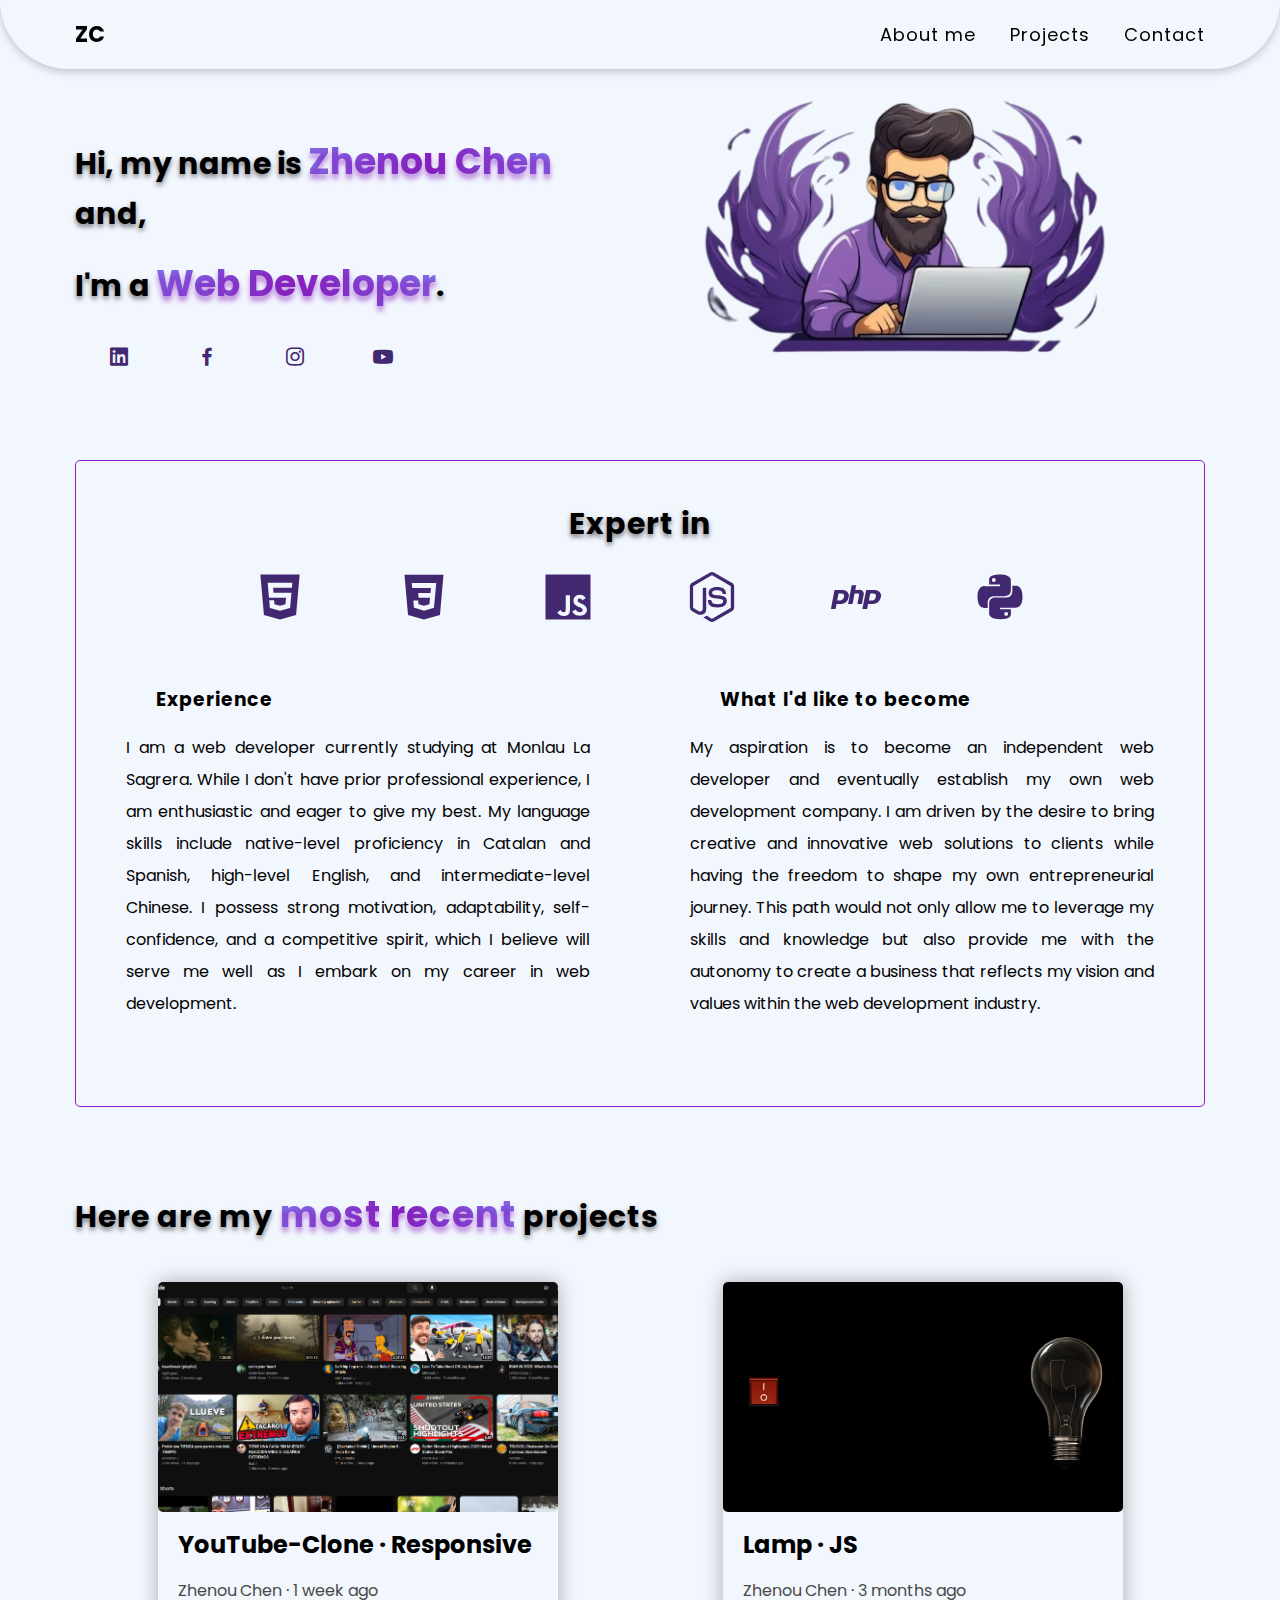
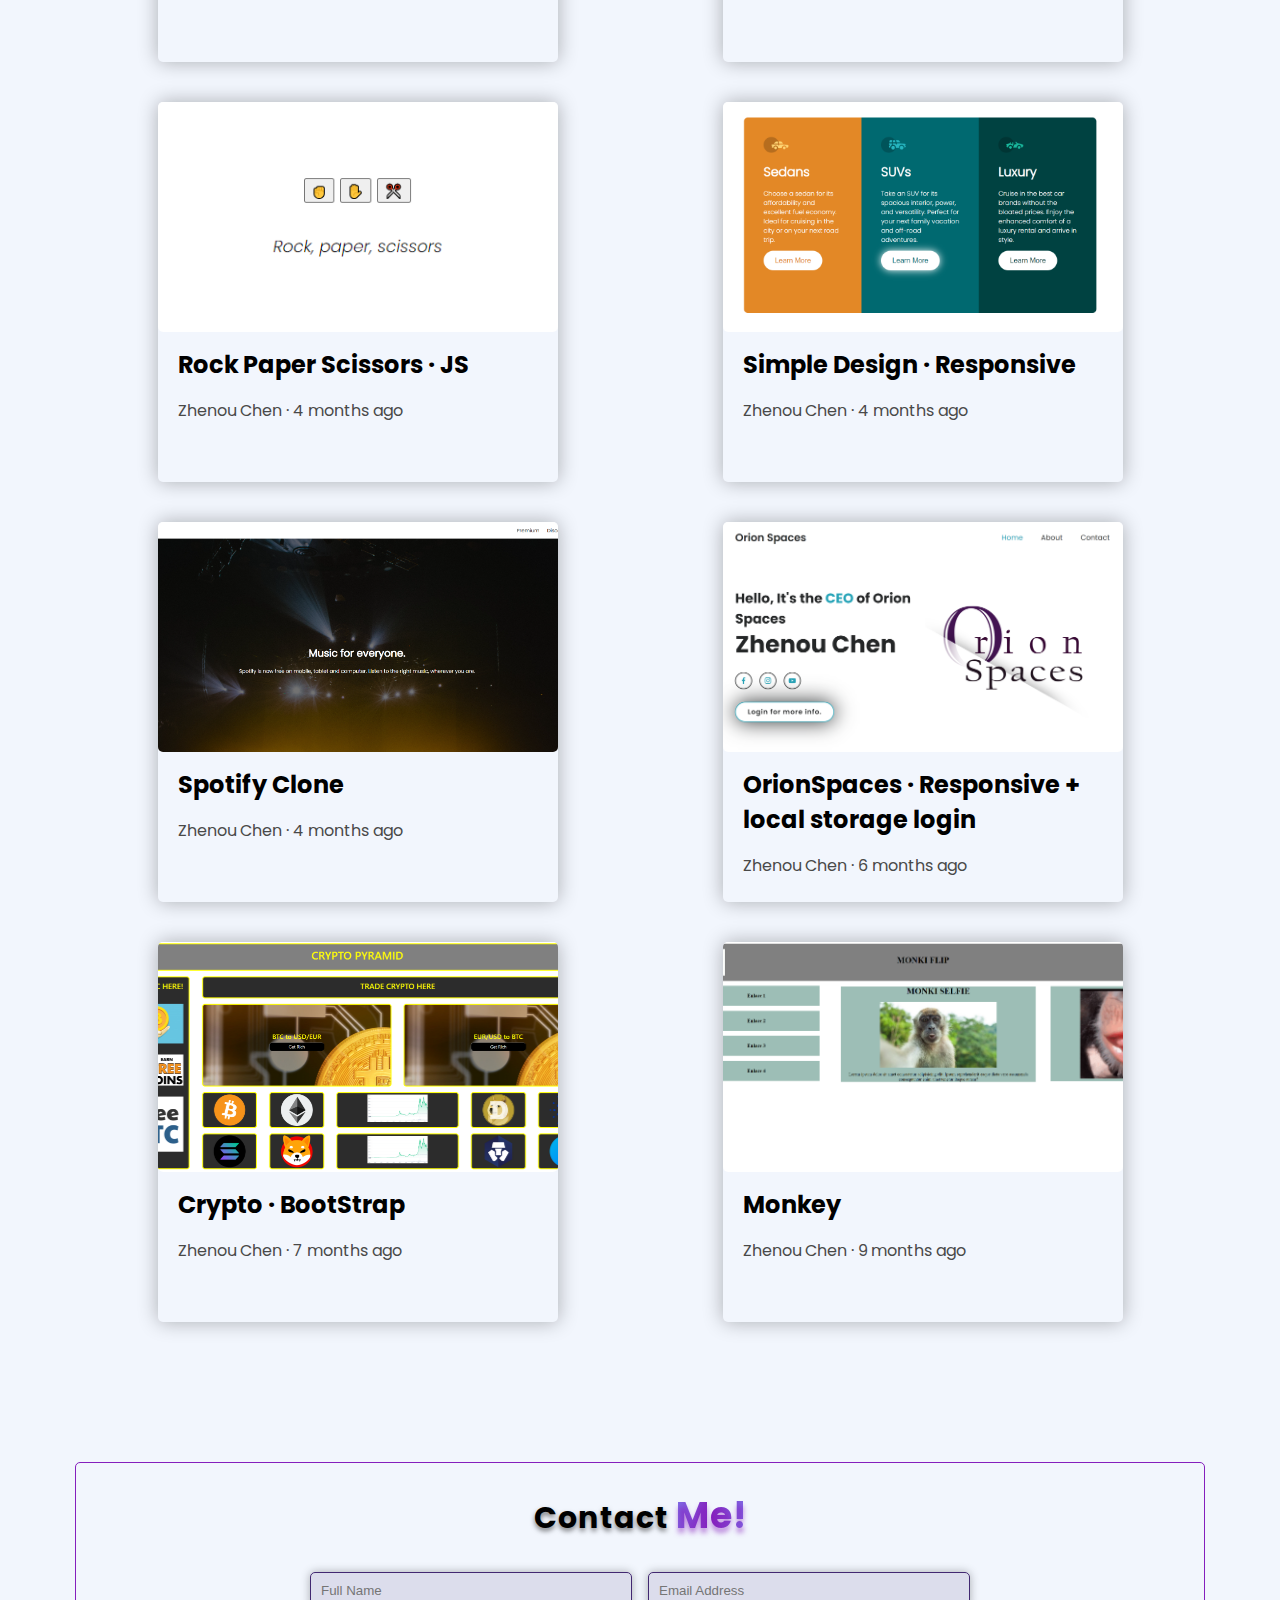
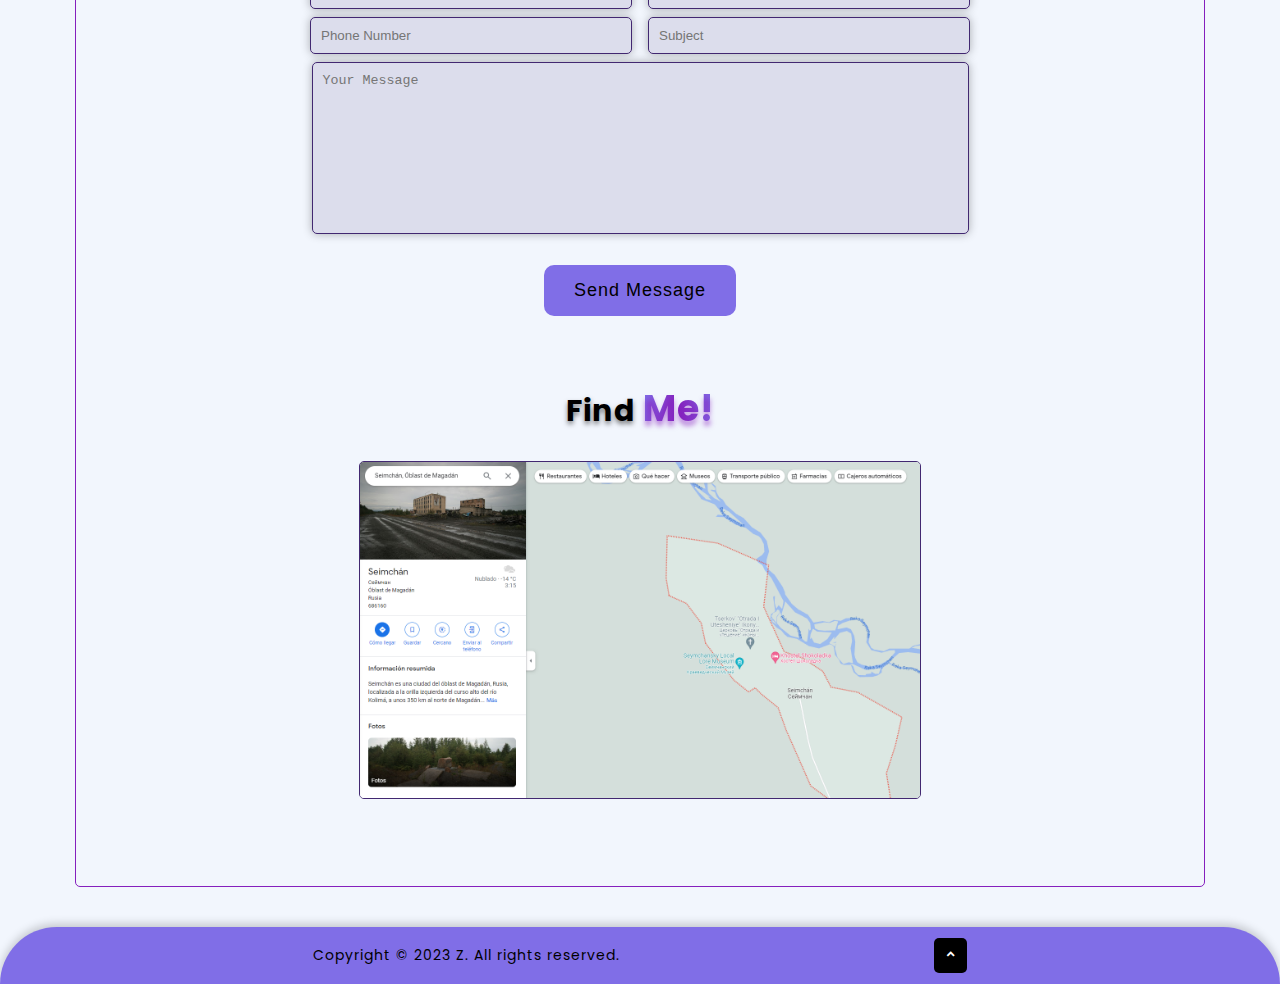
<file: index.html>
<!DOCTYPE html>
<html lang="en">
  <head>
    <meta charset="UTF-8" />
    <meta name="viewport" content="width=device-width, initial-scale=1.0" />
    <title>Portfolio</title>
    <link
      href="https://unpkg.com/boxicons@2.1.4/css/boxicons.min.css"
      rel="stylesheet"
    />
    <link rel="stylesheet" href="./styles/contact-us.css" />
    <link rel="stylesheet" href="./styles/footer.css" />
    <link rel="stylesheet" href="./styles/header.css" />
    <link rel="stylesheet" href="./styles/main.css" />
    <link rel="stylesheet" href="./styles/style.css" />
    <link rel="stylesheet" href="./styles/projects.css" />
  </head>

  <body>
    <header class="header" id="header">
      <a href="#about-me" class="logo">ZC</a>
      <nav>
        <a class="header-links" href="#about-me">About me</a>
        <a class="header-links" href="#projects">Projects</a>
        <a class="header-links" href="#contact-me">Contact</a>
      </nav>
    </header>
    <section class="about-me" id="about-me">
      <div class="about-me-container" id="about-me-container">
        <h1>Hi, my name is <span>Zhenou Chen</span> and,</h1>
        <h1>I'm a <span>Web Developer</span>.</h1>
        <div class="social-media">
          <a
            href="https://www.linkedin.com/in/zhenou-c-4120901a1?utm_source=share&utm_campaign=share_via&utm_content=profile&utm_medium=ios_app"
            target="_blank"
            ><i class="bx bxl-linkedin-square"></i
          ></a>
          <a href="https://www.facebook.com" target="_blank"
            ><i class="bx bxl-facebook"></i
          ></a>
          <a href="https://www.instagram.com/_zhenoo_" target="_blank"
            ><i class="bx bxl-instagram"></i
          ></a>
          <a href="https://www.youtube.com/@zb3atz110/featured" target="_blank"
            ><i class="bx bxl-youtube"></i
          ></a>
        </div>
      </div>
      <img
        src="./img/developer-removebg-preview.png"
        alt=""
        class="about-me-img"
      />
    </section>

    <section class="about-me-info" id="about-me-info">
      <div class="languages">
        <h1>Expert in</h1>
        <svg xmlns="http://www.w3.org/2000/svg" viewBox="0 0 24 24">
          <path
            d="M4.136 3.012h15.729l-1.431 16.15-6.451 1.826-6.414-1.826-1.433-16.15zm5.266 7.302-.173-2.035 7.533.002.173-1.963-9.87-.002.522 5.998h6.835l-.243 2.566-2.179.602-2.214-.605-.141-1.58H7.691l.247 3.123L12 17.506l4.028-1.08.558-6.111H9.402v-.001z"
          ></path>
        </svg>
        <svg xmlns="http://www.w3.org/2000/svg" viewBox="0 0 24 24">
          <path
            d="M4.192 3.143h15.615l-1.42 16.034-6.404 1.812-6.369-1.813L4.192 3.143zM16.9 6.424l-9.8-.002.158 1.949 7.529.002-.189 2.02H9.66l.179 1.913h4.597l-.272 2.62-2.164.598-2.197-.603-.141-1.569h-1.94l.216 2.867L12 17.484l3.995-1.137.905-9.923z"
          ></path>
        </svg>
        <svg xmlns="http://www.w3.org/2000/svg" viewBox="0 0 24 24">
          <path
            d="M3 3h18v18H3V3zm16.525 13.707c-.131-.821-.666-1.511-2.252-2.155-.552-.259-1.165-.438-1.349-.854-.068-.248-.078-.382-.034-.529.113-.484.687-.629 1.137-.495.293.09.563.315.732.676.775-.507.775-.507 1.316-.844-.203-.314-.304-.451-.439-.586-.473-.528-1.103-.798-2.126-.775l-.528.067c-.507.124-.991.395-1.283.754-.855.968-.608 2.655.427 3.354 1.023.765 2.521.933 2.712 1.653.18.878-.652 1.159-1.475 1.058-.607-.136-.945-.439-1.316-1.002l-1.372.788c.157.359.337.517.607.832 1.305 1.316 4.568 1.249 5.153-.754.021-.067.18-.528.056-1.237l.034.049zm-6.737-5.434h-1.686c0 1.453-.007 2.898-.007 4.354 0 .924.047 1.772-.104 2.033-.247.517-.886.451-1.175.359-.297-.146-.448-.349-.623-.641-.047-.078-.082-.146-.095-.146l-1.368.844c.229.473.563.879.994 1.137.641.383 1.502.507 2.404.305.588-.17 1.095-.519 1.358-1.059.384-.697.302-1.553.299-2.509.008-1.541 0-3.083 0-4.635l.003-.042z"
          ></path>
        </svg>
        <svg xmlns="http://www.w3.org/2000/svg" viewBox="0 0 24 24">
          <path
            d="M12 21.985c-.275 0-.532-.074-.772-.202l-2.439-1.448c-.365-.203-.182-.277-.072-.314.496-.165.588-.201 1.101-.493.056-.037.129-.02.185.017l1.87 1.12c.074.036.166.036.221 0l7.319-4.237c.074-.036.11-.11.11-.202V7.768c0-.091-.036-.165-.11-.201l-7.319-4.219c-.073-.037-.165-.037-.221 0L4.552 7.566c-.073.036-.11.129-.11.201v8.457c0 .073.037.166.11.202l2 1.157c1.082.548 1.762-.095 1.762-.735V8.502c0-.11.091-.221.22-.221h.936c.108 0 .22.092.22.221v8.347c0 1.449-.788 2.294-2.164 2.294-.422 0-.752 0-1.688-.46l-1.925-1.099a1.55 1.55 0 0 1-.771-1.34V7.786c0-.55.293-1.064.771-1.339l7.316-4.237a1.637 1.637 0 0 1 1.544 0l7.317 4.237c.479.274.771.789.771 1.339v8.458c0 .549-.293 1.063-.771 1.34l-7.317 4.236c-.241.11-.516.165-.773.165zm2.256-5.816c-3.21 0-3.87-1.468-3.87-2.714 0-.11.092-.221.22-.221h.954c.11 0 .201.073.201.184.147.971.568 1.449 2.514 1.449 1.54 0 2.202-.35 2.202-1.175 0-.477-.185-.825-2.587-1.063-1.999-.2-3.246-.643-3.246-2.238 0-1.485 1.247-2.366 3.339-2.366 2.347 0 3.503.809 3.649 2.568a.297.297 0 0 1-.056.165c-.037.036-.091.073-.146.073h-.953a.212.212 0 0 1-.202-.164c-.221-1.012-.789-1.34-2.292-1.34-1.689 0-1.891.587-1.891 1.027 0 .531.237.696 2.514.99 2.256.293 3.32.715 3.32 2.294-.02 1.615-1.339 2.531-3.67 2.531z"
          ></path>
        </svg>
        <svg xmlns="http://www.w3.org/2000/svg" viewBox="0 0 24 24">
          <path
            d="M2.15 16.78h1.57a.14.14 0 0 0 .14-.12l.35-1.82h1.22a4.88 4.88 0 0 0 1.51-.2A2.79 2.79 0 0 0 8 14a3.18 3.18 0 0 0 .67-.85 3.43 3.43 0 0 0 .36-1 2.43 2.43 0 0 0-.41-2.16 2.64 2.64 0 0 0-2.09-.78h-3a.16.16 0 0 0-.15.13L2 16.6a.19.19 0 0 0 0 .13.17.17 0 0 0 .15.05zM5 10.62h1a1.45 1.45 0 0 1 1.08.29c.17.18.2.52.11 1a1.81 1.81 0 0 1-.57 1.12 2.17 2.17 0 0 1-1.33.33h-.8zm9.8-.95a2.7 2.7 0 0 0-1.88-.51h-1.19l.33-1.76a.15.15 0 0 0 0-.13.16.16 0 0 0-.11 0h-1.57a.14.14 0 0 0-.14.12l-1.38 7.27a.13.13 0 0 0 0 .12.13.13 0 0 0 .11.06h1.54a.14.14 0 0 0 .14-.13l.77-4.07h1.11c.45 0 .61.1.66.16a.81.81 0 0 1 0 .62l-.61 3.24a.13.13 0 0 0 0 .12.14.14 0 0 0 .11.06h1.56a.16.16 0 0 0 .15-.13l.64-3.4a1.7 1.7 0 0 0-.24-1.64zm4.52-.51h-3.13a.14.14 0 0 0-.15.13l-1.46 7.31a.16.16 0 0 0 0 .13.14.14 0 0 0 .11.05h1.63a.14.14 0 0 0 .15-.12l.37-1.82h1.27a5.28 5.28 0 0 0 1.56-.2 3 3 0 0 0 1.18-.64 3.31 3.31 0 0 0 .7-.85 3.45 3.45 0 0 0 .37-1 2.38 2.38 0 0 0-.42-2.16 2.81 2.81 0 0 0-2.18-.83zm.62 2.77a1.83 1.83 0 0 1-.6 1.12 2.28 2.28 0 0 1-1.37.33h-.8l.54-2.76h1a1.6 1.6 0 0 1 1.13.29c.16.18.16.52.1 1.02z"
          ></path>
        </svg>
        <svg xmlns="http://www.w3.org/2000/svg" viewBox="0 0 24 24">
          <path
            d="M9.585 11.692h4.328s2.432.039 2.432-2.35V5.391S16.714 3 11.936 3C7.362 3 7.647 4.983 7.647 4.983l.006 2.055h4.363v.617H5.92s-2.927-.332-2.927 4.282 2.555 4.45 2.555 4.45h1.524v-2.141s-.083-2.554 2.513-2.554zm-.056-5.74a.784.784 0 1 1 0-1.57.784.784 0 1 1 0 1.57z"
          ></path>
          <path
            d="M18.452 7.532h-1.524v2.141s.083 2.554-2.513 2.554h-4.328s-2.432-.04-2.432 2.35v3.951s-.369 2.391 4.409 2.391c4.573 0 4.288-1.983 4.288-1.983l-.006-2.054h-4.363v-.617h6.097s2.927.332 2.927-4.282-2.555-4.451-2.555-4.451zm-3.981 10.436a.784.784 0 1 1 0 1.57.784.784 0 1 1 0-1.57z"
          ></path>
        </svg>
      </div>
      <div class="about-me-info-main">
        <div class="about-me-info-container">
          <h3>Experience</h3>
          <p>
            I am a web developer currently studying at Monlau La Sagrera. While
            I don't have prior professional experience, I am enthusiastic and
            eager to give my best. My language skills include native-level
            proficiency in Catalan and Spanish, high-level English, and
            intermediate-level Chinese. I possess strong motivation,
            adaptability, self-confidence, and a competitive spirit, which I
            believe will serve me well as I embark on my career in web
            development.
          </p>
        </div>
        <div class="about-me-info-container">
          <h3>What I'd like to become</h3>
          <p>
            My aspiration is to become an independent web developer and
            eventually establish my own web development company. I am driven by
            the desire to bring creative and innovative web solutions to clients
            while having the freedom to shape my own entrepreneurial journey.
            This path would not only allow me to leverage my skills and
            knowledge but also provide me with the autonomy to create a business
            that reflects my vision and values within the web development
            industry.
          </p>
        </div>
      </div>
    </section>

    <section class="projects" id="projects">
      <div class="projects-header">
        <h1>Here are my <span>most recent</span> projects</h1>
      </div>
      <div class="projects-container">
        <div class="project-info">
          <img src="img/proyecto_youtube.png" />
          <div class="project-details">
            <a id="project0" name="YouTube-Clone" href="#"
              >YouTube-Clone &middot; Responsive</a
            >
            <p>Zhenou Chen &middot; 1 week ago</p>
          </div>
        </div>
        <div class="project-info">
          <img src="img/proyecto_lamp.png" />
          <div class="project-details">
            <a id="project1" name="Lamp" href="#">Lamp &middot; JS</a>
            <p>Zhenou Chen &middot; 3 months ago</p>
          </div>
        </div>
        <div class="project-info">
          <img src="img/proyecto_piedraPapelTijera.png" />
          <div class="project-details">
            <a id="project2" name="RockPaperScissors" href="#"
              >Rock Paper Scissors &middot; JS</a
            >
            <p>Zhenou Chen &middot; 4 months ago</p>
          </div>
        </div>
        <div class="project-info">
          <img src="img/proyecto_simpleDesign.png" />
          <div class="project-details">
            <a id="project3" name="SimpleDesign" href="#"
              >Simple Design &middot; Responsive</a
            >
            <p>Zhenou Chen &middot; 4 months ago</p>
          </div>
        </div>
        <div class="project-info">
          <img src="img/proyecto_spoty.png" />
          <div class="project-details">
            <a id="project4" name="Spotify" href="#">Spotify Clone</a>
            <p>Zhenou Chen &middot; 4 months ago</p>
          </div>
        </div>
        <div class="project-info">
          <img src="img/proyecto_orion.png" />
          <div class="project-details">
            <a id="project5" name="OrionSpaces" href="#"
              >OrionSpaces &middot; Responsive + local storage login</a
            >
            <p>Zhenou Chen &middot; 6 months ago</p>
          </div>
        </div>
        <div class="project-info">
          <img src="img/proyecto_crypto.png" />
          <div class="project-details">
            <a id="project6" name="Crypto" href="#"
              >Crypto &middot; BootStrap</a
            >
            <p>Zhenou Chen &middot; 7 months ago</p>
          </div>
        </div>
        <div class="project-info">
          <img src="img/proyecto_monkey.png" />
          <div class="project-details">
            <a id="project7" name="Monkey" href="#">Monkey</a>
            <p>Zhenou Chen &middot; 9 months ago</p>
          </div>
        </div>
      </div>
    </section>

    <section class="contact-me" id="contact-me">
      <form action="#">
        <h2 class="contact-heading">Contact <span>Me!</span></h2>
        <div class="input-box">
          <input id="name" type="text" maxlength="20" placeholder="Full Name" />
          <input id="mail" type="email" placeholder="Email Address" />
        </div>
        <div class="input-box">
          <input
            id="phone"
            onkeydown="validatePhone(event, this.value, 9)"
            type="number"
            placeholder="Phone Number"
          />
          <input
            id="subject"
            maxlength="20"
            type="text"
            placeholder="Subject"
          />
        </div>
        <textarea
          class="message"
          id="msg"
          cols="30"
          rows="10"
          placeholder="Your Message"
        ></textarea>
        <div class="button">
          <input type="button" onclick="submitAlert()" value="Send Message"
          class="submit"">
        </div>
      </form>
      <form class="google-maps">
        <h2 class="contact-heading">Find <span>Me!</span></h2>
        <a href="https://maps.app.goo.gl/ZAQVeL5foqU76wAX6"
          ><img class="maps-img" src="./img/maps.png"
        /></a>
      </form>
    </section>

    <div class="footer">
      <p class="copy">Copyright © 2023 Z. All rights reserved.</p>
      <button href="#about-me" class="to-top-btt">
        <i class="bx bxs-chevron-up"></i>
      </button>
    </div>
    <script src="./main.js"></script>
  </body>
</html>
</file>
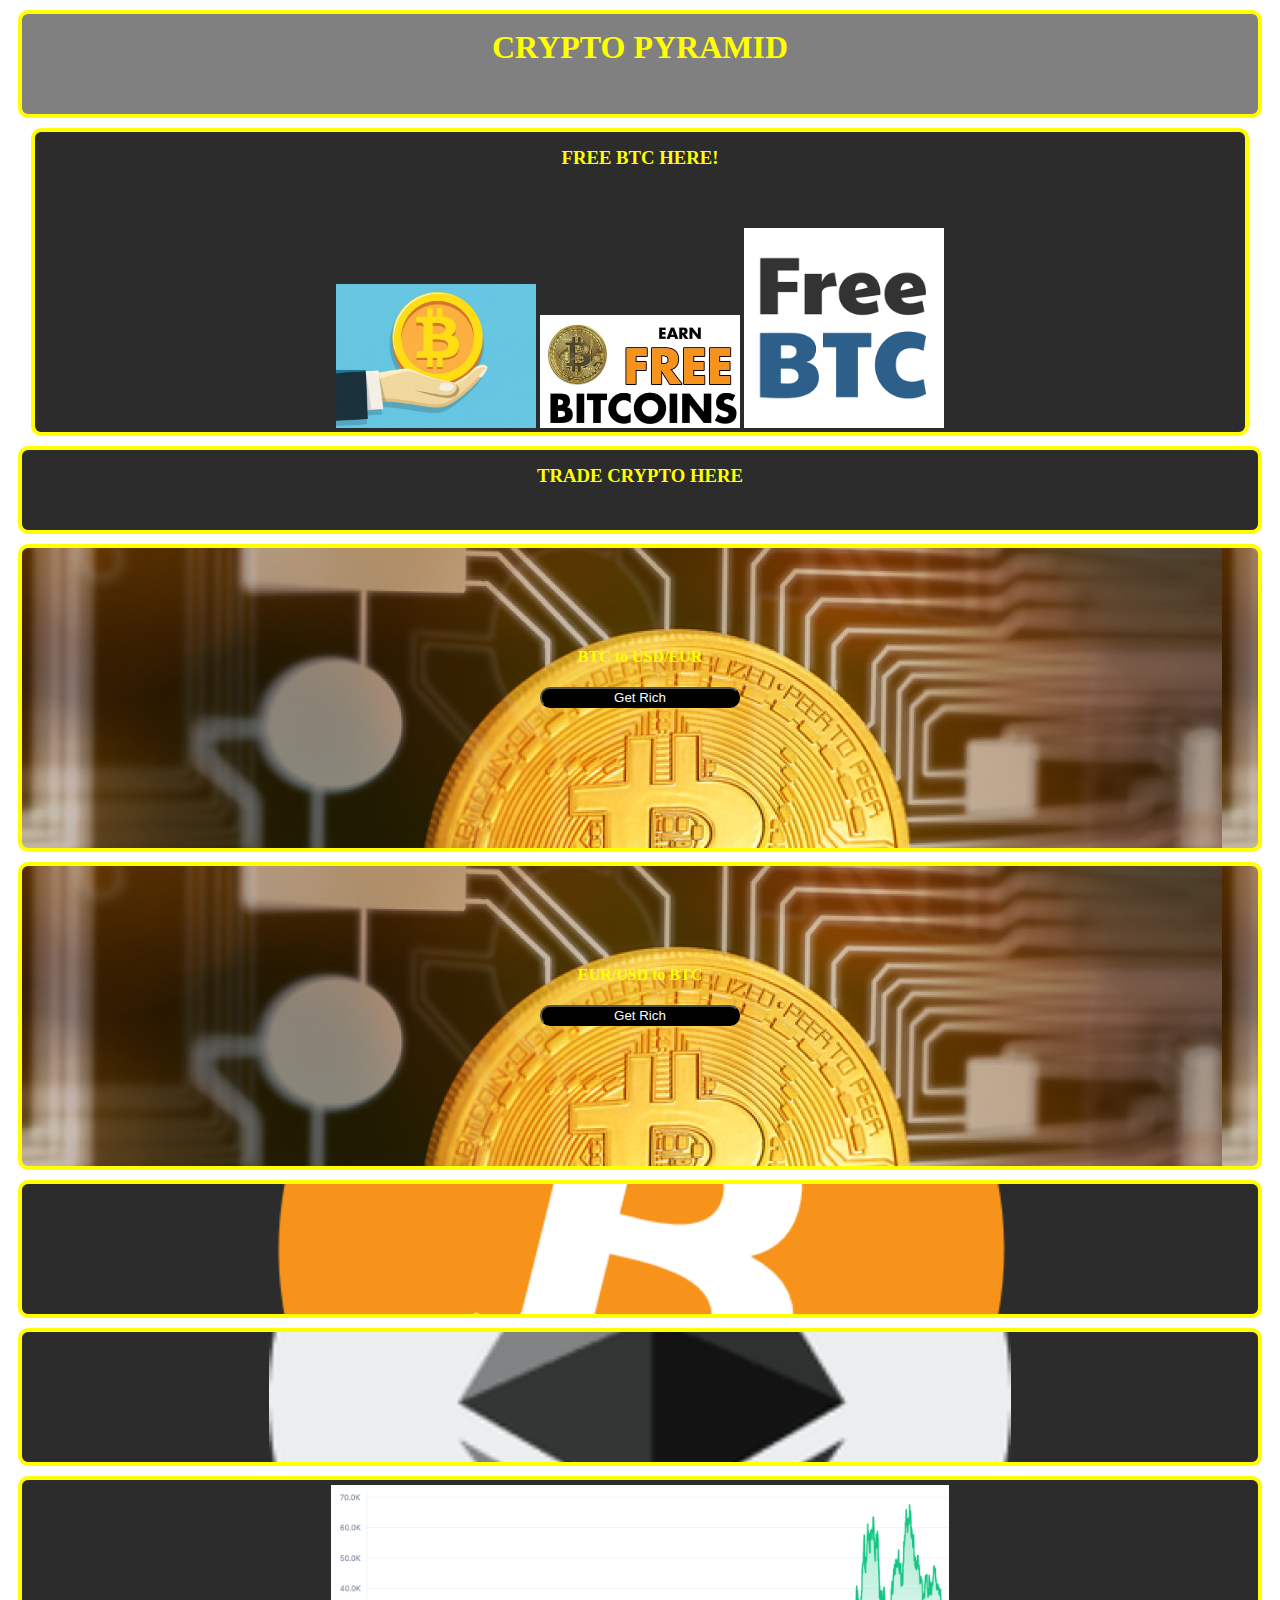
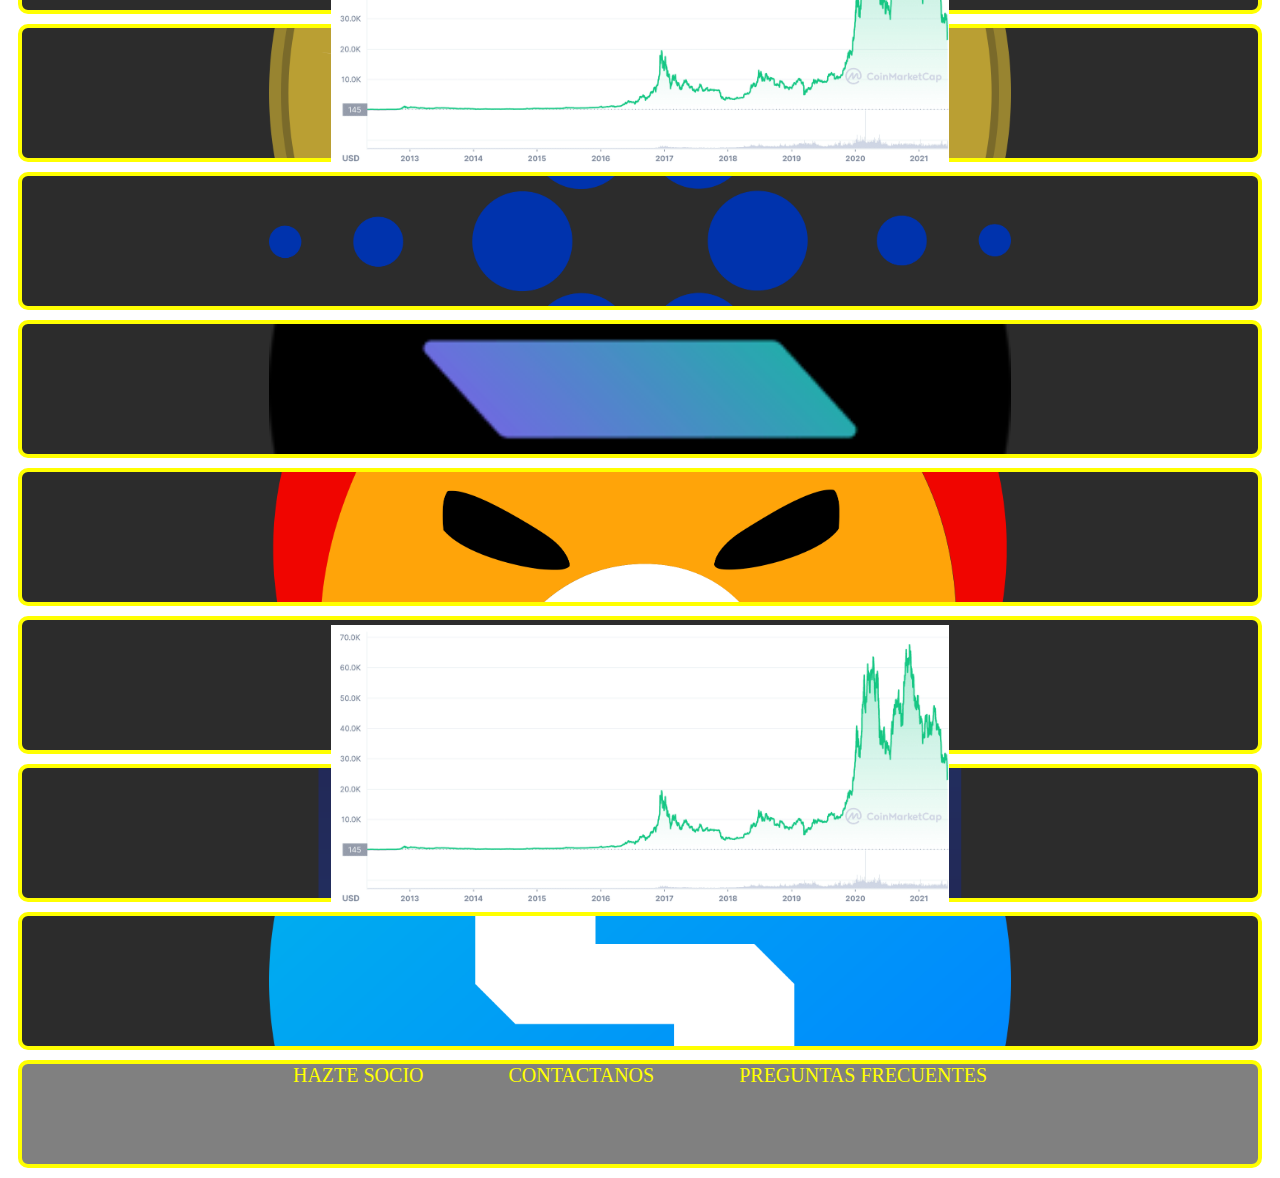
<file: Crypto/index.html>
<!doctype html>
<html lang="en">

<head>
    <title>Crypto pyramid</title>
    <!-- Required meta tags -->
    <meta charset="utf-8">
    <meta name="viewport" content="width=device-width, initial-scale=1, shrink-to-fit=no">

    <!-- Bootstrap CSS v5.2.1 -->
    <link href="https://cdn.jsdelivr.net/npm/bootstrap@5.2.1/dist/css/bootstrap.min.css" rel="stylesheet"
        integrity="sha384-iYQeCzEYFbKjA/T2uDLTpkwGzCiq6soy8tYaI1GyVh/UjpbCx/TYkiZhlZB6+fzT" crossorigin="anonymous">

    <script src="myscript.js"></script>
</head>

<style>
    .header {
        background-color: gray;
        height: 100px;
        margin: 10px;
        border: solid yellow 4px;
        border-radius: 10px;
        text-align: center;
        color: yellow;
    }

    .main1 {
        background-color: rgb(44, 44, 44);
        height: 700px;
        margin: 10px;
        border: solid yellow 4px;
        border-radius: 10px;
        text-align: center;
        color: yellow;
    }

    .main2 {
        background-color: rgb(44, 44, 44);
        height: 80px;
        margin: 10px;
        border: solid yellow 4px;
        border-radius: 10px;
        text-align: center;
        color: yellow;
    }

    .main3 {
        background-color: gray;
        height: 300px;
        margin: 10px;
        border: solid yellow 4px;
        border-radius: 10px;
        text-align: center;
    }

    .main4 {
        background-color: gray;
        height: 300px;
        margin: 10px;
        border: solid yellow 4px;
        border-radius: 10px;
        text-align: center;
    }

    .main5 {
        background-color: rgb(44, 44, 44);
        height: 130px;
        margin: 10px;
        border: solid yellow 4px;
        border-radius: 10px;
        text-align: center;
    }

    .footer {
        background-color: gray;
        height: 100px;
        margin: 10px;
        border: solid yellow 4px;
        border-radius: 10px;
        text-align: center;
        font-size: 20px;
    }
</style>

<body>
    <header>
        <div class="row">
            <div class="col-lg-12">
                <div class="header">
                    <h1 style="margin-top: 15px;">CRYPTO PYRAMID</h1>
                </div>
            </div>
        </div>
    </header>
    <main>
        <div class="row">
            <div class="col"
                style="background-color: rgb(44, 44, 44); margin: 10px; margin-left: 23px; margin-right: 23px; border: solid yellow 4px; border-radius: 10px; text-align: center; color: yellow;">
                <h3 style="margin-top: 15px;">FREE BTC HERE!</h3>
                <a href="https://www.infojobs.net/"><img src="./IMAGES/Free-Bitcoin-legit.jpg" alt="Free btc"
                        style="width: 200px; margin-top: 40px;"></a>
                <a href="https://es.linkedin.com/"><img src="./IMAGES/FREEBTC.jpg" alt="Free btc"
                        style="width: 200px; margin-top: 40px;"></a>
                <a href="https://serveiocupacio.gencat.cat/es/inici/"><img src="./IMAGES/free.png" alt="Free btc"
                        style="width: 200px; margin-top: 40px;"></a>
            </div>
            <div class="col-lg-10 col-md-8">
                <div class="row">
                    <div>
                        <div class="main2">
                            <h3 style="margin-top: 15px;">TRADE CRYPTO HERE</h3>
                            <br>
                        </div>
                    </div>
                </div>
                <div class="row">
                    <div class="col-lg-6">
                        <div class="main3" style="background-image: url('./IMAGES/btc.jpg');">
                            <h4 style="margin-top: 100px; color: yellow;">BTC to USD/EUR</h4>
                            <button type="button" onclick="check()"
                                style="width: 200px; border-radius: 10px; background-color: black; color: white;">Get
                                Rich</button>
                        </div>
                    </div>
                    <div class="col-lg-6">
                        <div class="main4" style="background-image: url('./IMAGES/btc.jpg');">
                            <h4 style="margin-top: 100px; color: yellow;">EUR/USD to BTC</h4>
                            <button type="button" onclick="trade()"
                                style="width: 200px; border-radius: 10px; background-color: black; color: white;">Get
                                Rich</button>
                        </div>
                    </div>
                </div>
                <div class="row">
                    <div class="col-lg-2 col-md-4 col-sm-6">
                        <div class="main5"
                            style="background-image: url('./IMAGES/opengraph.png'); background-size: 60%; background-repeat: no-repeat; background-position: center;">
                        </div>
                    </div>
                    <div class="col-lg-2 col-md-4 col-sm-6">
                        <div class="main5"
                            style="background-image: url('./IMAGES/1027.png'); background-position: center; background-repeat: no-repeat; background-size: 60%;">
                        </div>
                    </div>
                    <div class="col-lg-4 col-md-4 col-sm-6">
                        <div class="main5">
                            <a href="https://www.tradingview.com/chart/?symbol=BITSTAMP%3ABTCUSD"><img
                                    src="./IMAGES/ss.png" alt="Free btc" style="width: 50%; margin-top: 5px;"></a>
                        </div>
                    </div>
                    <div class="col-lg-2 col-md-4 col-sm-6">
                        <div class="main5"
                            style="background-image: url('./IMAGES/doge.png'); background-position: center; background-repeat: no-repeat; background-size: 60%;">

                        </div>
                    </div>
                    <div class="col-lg-2 col-md-4 col-sm-6">
                        <div class="main5"
                            style="background-image: url('./IMAGES/carda.png'); background-position: center; background-repeat: no-repeat; background-size: 60%;">

                        </div>
                    </div>
                    <div class="col-lg-2 col-md-4 col-sm-6">
                        <div class="main5"
                            style="background-image: url('./IMAGES/sol.png'); background-position: center; background-repeat: no-repeat; background-size: 60%;">

                        </div>
                    </div>
                    <div class="col-lg-2 col-md-4 col-sm-6">
                        <div class="main5"
                            style="background-image: url('./IMAGES/shib.png'); background-position: center; background-repeat: no-repeat; background-size: 60%;">

                        </div>
                    </div>
                    <div class="col-lg-4 col-md-4 col-sm-6">
                        <div class="main5">
                            <a href="https://www.tradingview.com/chart/?symbol=BITFINEX%3AETHUSD"><img
                                    src="./IMAGES/ss.png" alt="Free btc" style="width: 50%; margin-top: 5px;"></a>
                        </div>
                    </div>
                    <div class="col-lg-2 col-md-4 col-sm-6">
                        <div class="main5"
                            style="background-image: url('./IMAGES/cro.png'); background-position: center; background-repeat: no-repeat; background-size: 60%;">

                        </div>
                    </div>
                    <div class="col-lg-2 col-md-4 col-sm-6">
                        <div class="main5"
                            style="background-image: url('./IMAGES/san.png'); background-position: center; background-repeat: no-repeat; background-size: 60%;">

                        </div>
                    </div>
                </div>
            </div>
        </div>
    </main>
    <footer>
        <div class="row">
            <div class="col-lg-12">
                <div class="footer">
                    <a href="https://es-es.facebook.com/calvoserrenteria/"
                        style="text-decoration: none; color: yellow; margin-right: 40px; margin-left: 40px">HAZTE
                        SOCIO</a>
                    <a href="https://www.amazon.es/C%C3%B3mo-Hablar-las-Mujeres-Conversaci%C3%B3n/dp/1087915317"
                        style="text-decoration: none; color: yellow; margin-right: 40px; margin-left: 40px">CONTACTANOS</a>
                    <a href="https://lamenteesmaravillosa.com/51-preguntas-sin-respuesta/"
                        style="text-decoration: none; color: yellow; margin-right: 40px; margin-left: 40px">PREGUNTAS
                        FRECUENTES</a>
                </div>
            </div>
        </div>
    </footer>
    <!-- Bootstrap JavaScript Libraries -->
    <script src="https://cdn.jsdelivr.net/npm/@popperjs/core@2.11.6/dist/umd/popper.min.js"
        integrity="sha384-oBqDVmMz9ATKxIep9tiCxS/Z9fNfEXiDAYTujMAeBAsjFuCZSmKbSSUnQlmh/jp3" crossorigin="anonymous">
        </script>

    <script src="https://cdn.jsdelivr.net/npm/bootstrap@5.2.1/dist/js/bootstrap.min.js"
        integrity="sha384-7VPbUDkoPSGFnVtYi0QogXtr74QeVeeIs99Qfg5YCF+TidwNdjvaKZX19NZ/e6oz" crossorigin="anonymous">
        </script>
</body>

</html>
</file>
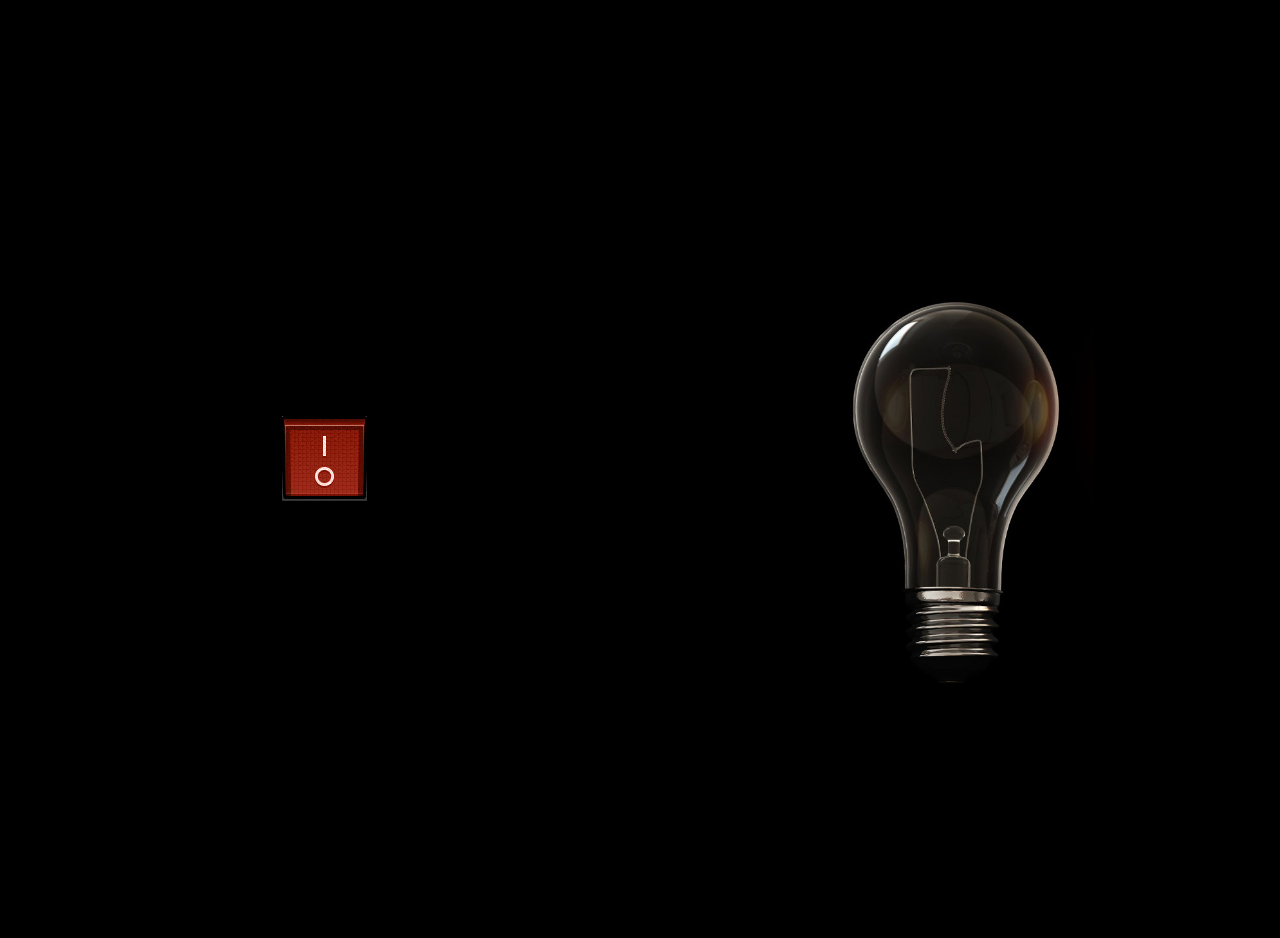
<file: Lamp/index.html>
<!DOCTYPE html>
<html lang="es">
<head>
    <meta charset="UTF-8">
    <meta name="viewport" content="width=device-width, initial-scale=1.0">
    <title>Bombilla</title>
    <link rel="stylesheet" href="style.css">
</head>
<body>
    <div class="container">
        <img id="switch" src="./img/boff.jpg" onclick="toggleSwitch()">

        <img id="bombilla" src="./img/off.jpg">
    </div>
    <div class="menu">
        <label id="zoomLabel" for="zoom" class="oculto">Zoom</label>
        <input id="zoom" class="oculto" name="zoom" type="range" min="0.1" max="1" step="0.1" value="1" oninput="changeZoom(this.value)">
        <label id="brightLabel" for="bright" class="oculto">Bright</label>
        <input id="bright" class="oculto" name="bright" type="range" min="0.1" max="1" step="0.1" value="1" oninput="changeBrightness(this.value)">
    </div>

    <script src="./main.js"></script>
</body>
</html>
</file>
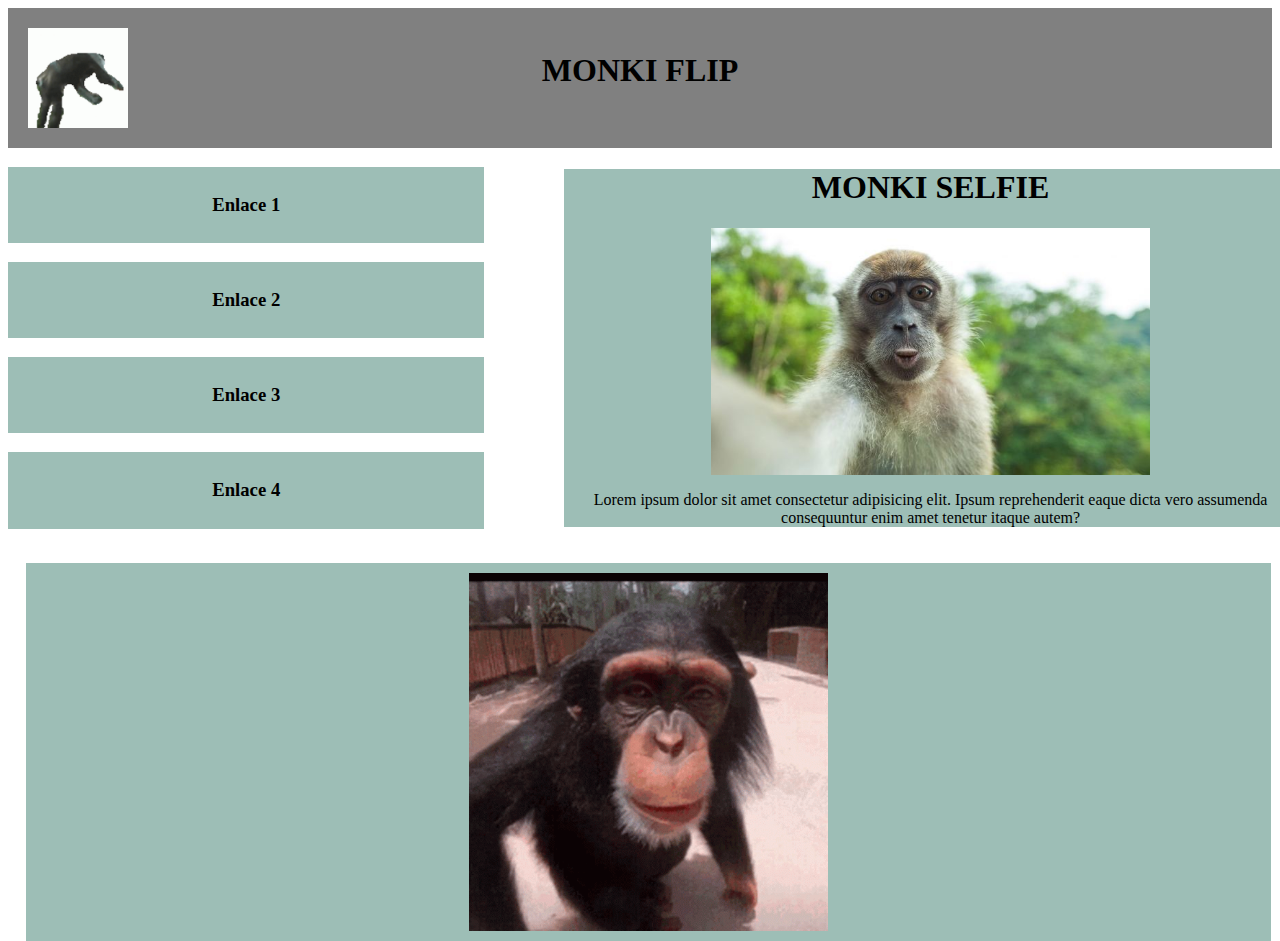
<file: Monkey/index.html>
<!DOCTYPE html>
<html lang="en">
<head>
    <meta charset="UTF-8">
    <meta http-equiv="X-UA-Compatible" content="IE=edge">
    <meta name="viewport" content="width=device-width, initial-scale=1.0">
    <title>Monki Flip</title>

    <link rel="stylesheet" href="responsive.css">
</head>
<body>
    <div class="encabezado">
        <img class="img1" src="./IMAGENES/monki-flip.gif"> 
        <h1 class="h1enca">MONKI FLIP</h1>
    </div>

    <div class="columnas">
        <h3 class="enlaces">Enlace 1</h3>
        <h3 class="enlaces">Enlace 2</h3>
        <h3 class="enlaces">Enlace 3</h3>
        <h3 class="enlaces">Enlace 4</h3>
    </div>
    <div class="columnas">
        <div class="block">
            <h1 class="h1block">MONKI SELFIE</h1>
            <img class="img2" src="./IMAGENES/selfie.jpg">
            <p>Lorem ipsum dolor sit amet consectetur adipisicing elit. Ipsum reprehenderit eaque dicta vero assumenda consequuntur enim amet tenetur itaque autem?</p>
        </div>
    </div>    
    <div class="columnas">    
        <div class="ad">
            <img class="img3" src="./IMAGENES/monkey.gif">
        </div>
    </div>
</body>
</html>
</file>
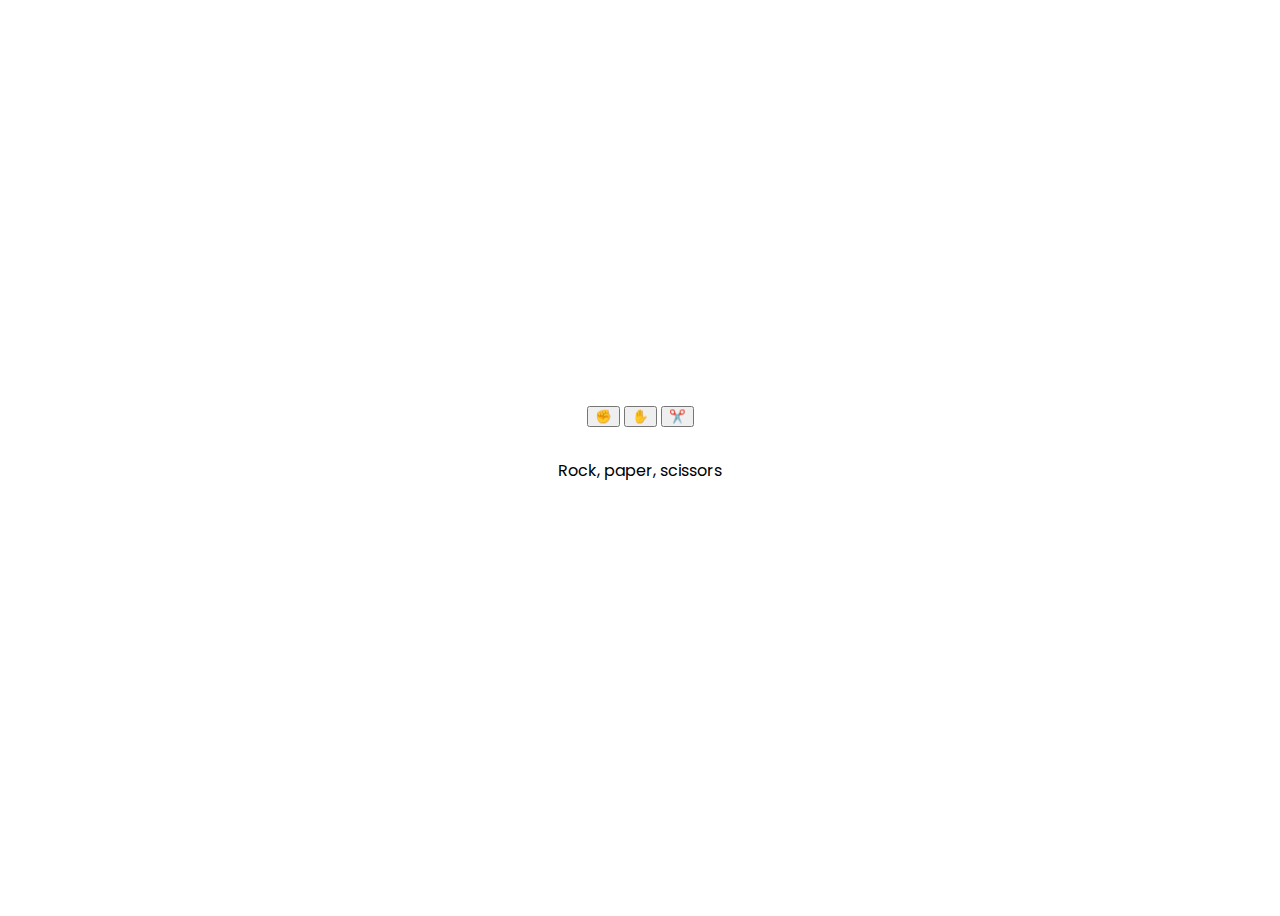
<file: RockPaperScissors/index.html>
<!DOCTYPE html>
<html lang="es">
<head>
    <meta charset="UTF-8">
    <meta name="viewport" content="width=device-width, initial-scale=1.0">
    <title>JS</title>
    <link rel="stylesheet" href="style.css">
    <script src="https://code.jquery.com/jquery-3.6.0.min.js"></script>
</head>
<body>
    <div class="container">
        <div class="container-buttons">
            <div id="counter"></div>
            <button id="rock" onclick="game('✊')">✊</button>
            <button id="paper" onclick="game('✋')">✋</button>
            <button id="scissors" onclick="game('✂️')">✂️</button>
            <div id="container-result">Rock, paper, scissors</div>
        </div>
    </div>

    <script src="./main.js"></script>
</body>
</html>
</file>
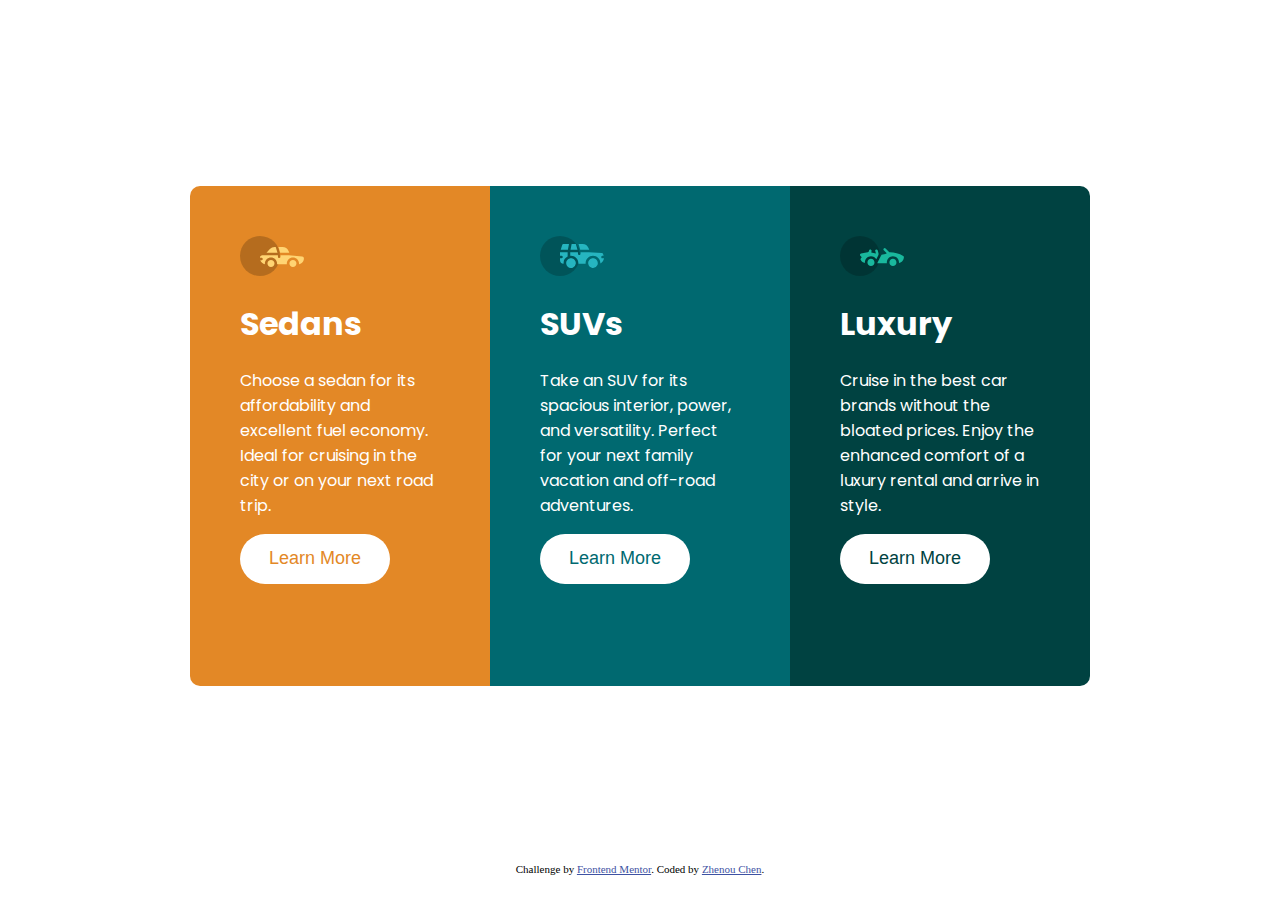
<file: SimpleDesign/index.html>
<!DOCTYPE html>
<html lang="es">
<head>
  <meta charset="UTF-8">
  <meta name="viewport" content="width=device-width, initial-scale=1.0"> <!-- displays site properly based on user's device -->

  <link rel="icon" type="image/png" sizes="32x32" href="./images/favicon-32x32.png">
  
  <title>Frontend Mentor | 3-column preview card component</title>
  
  <link rel="stylesheet" href="style.css">

  <!-- Feel free to remove these styles or customise in your own stylesheet 👍 -->
  <style>
    .attribution { font-size: 11px; text-align: center; }
    .attribution a { color: hsl(228, 45%, 44%); }
  </style>
</head>
<body>
  <div class="box">
    <div class="container">
      <div class="card sedans">
        <img src="./images/icon-sedans.svg">
        <h1>Sedans</h1>
        <p>Choose a sedan for its affordability and excellent fuel economy. Ideal for cruising in the city or on your next road trip.</p>
        <button>Learn More</button>
      </div>
    
      <div class="card suvs">
        <img src="./images/icon-suvs.svg">
        <h1>SUVs</h1>
        <p>Take an SUV for its spacious interior, power, and versatility. Perfect for your next family vacation and off-road adventures.</p>
        <button>Learn More</button>
      </div>
      
      <div class="card luxury">
        <img src="./images/icon-luxury.svg">
        <h1>Luxury</h1>
        <p>Cruise in the best car brands without the bloated prices. Enjoy the enhanced comfort of a luxury rental and arrive in style.</p>
        <button>Learn More</button>
      </div>
    </div>
  </div>

  <div class="attribution">
    Challenge by <a href="https://www.frontendmentor.io?ref=challenge" target="_blank">Frontend Mentor</a>. 
    Coded by <a href="#">Zhenou Chen</a>.
  </div>
</body>
</html>
</file>
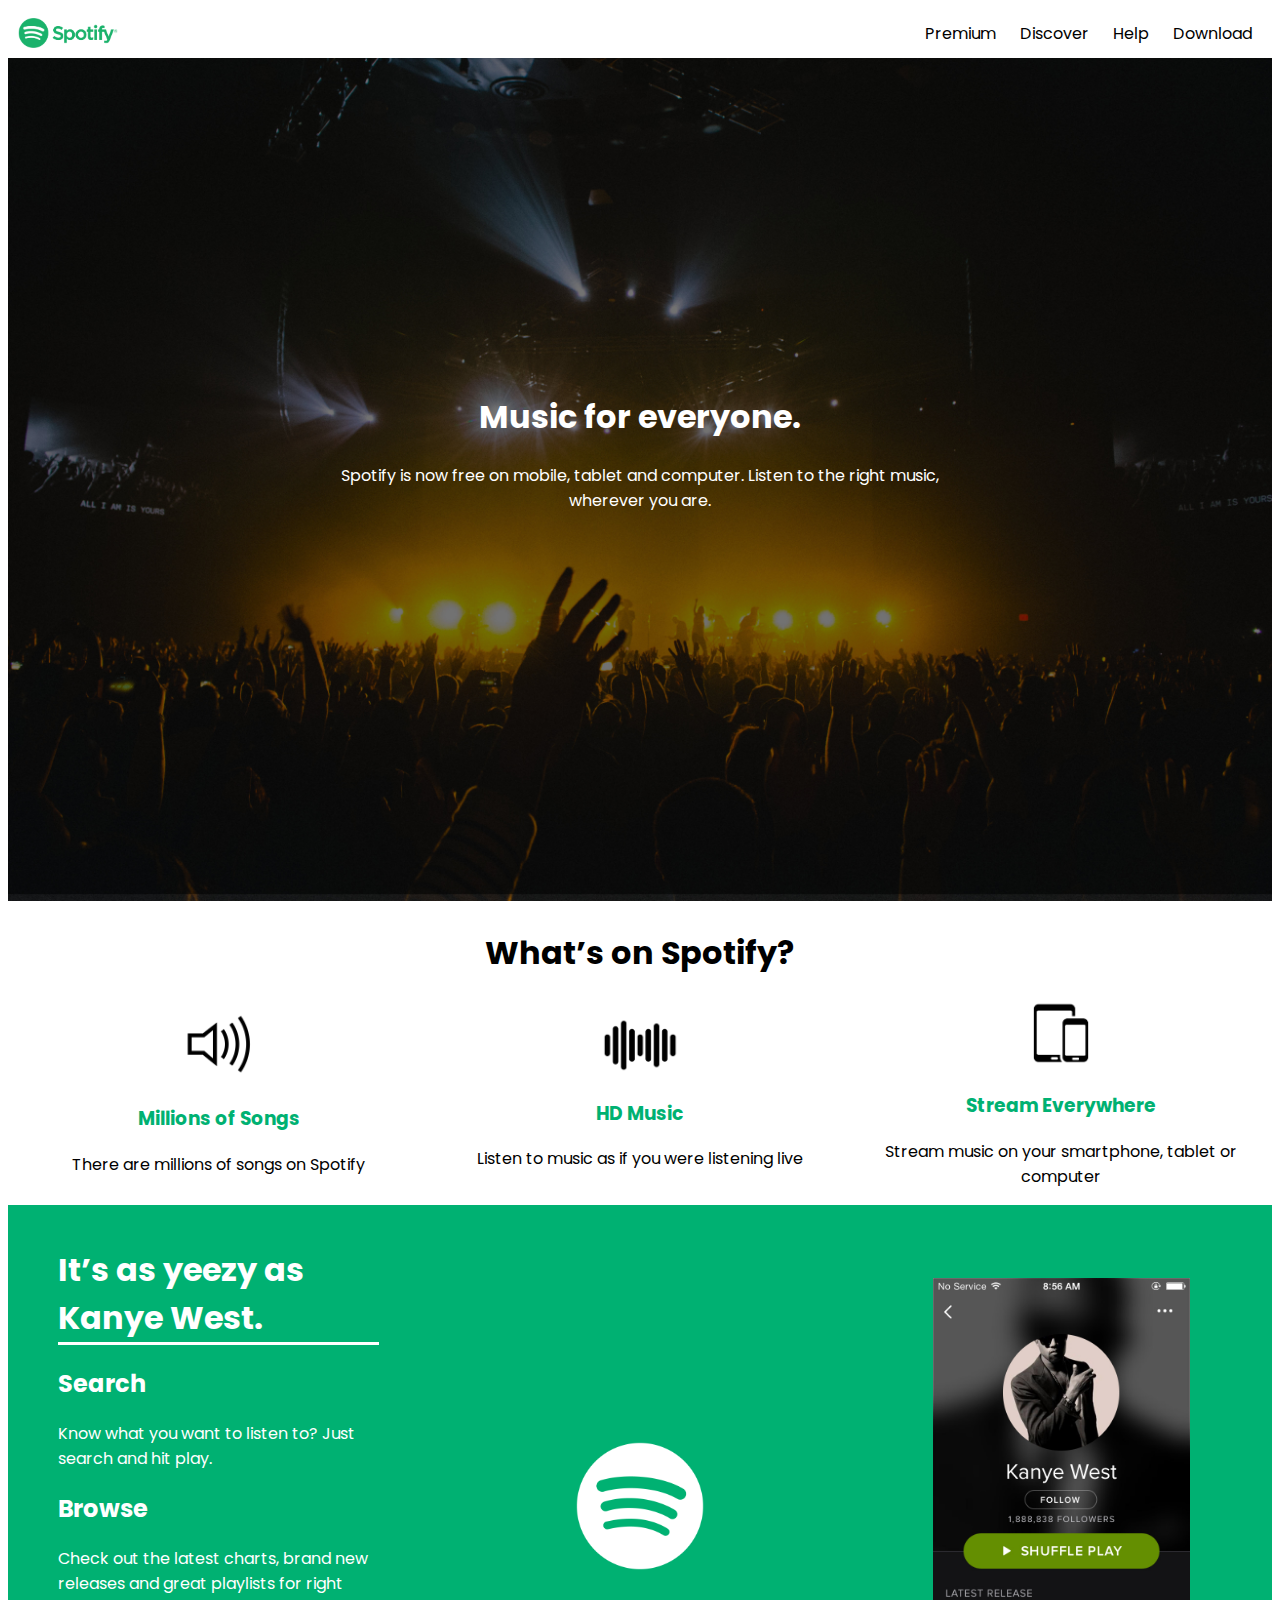
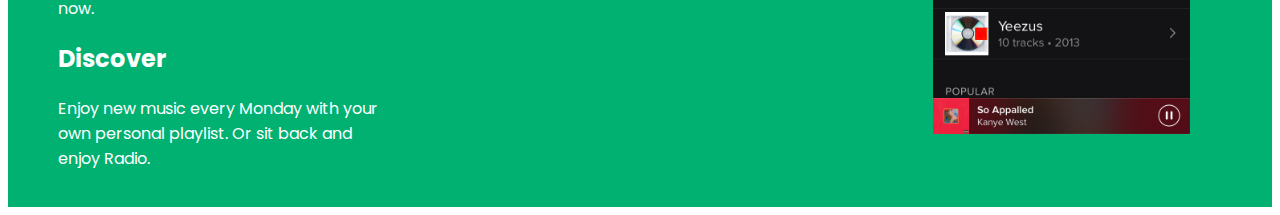
<file: Spotify/index.html>
<!DOCTYPE html>
<html lang="es">
  <head>
    <meta charset="UTF-8" />
    <meta name="viewport" content="width=device-width, initial-scale=1.0" />
    <meta http-equiv="X-UA-Compatible" content="ie=edge" />
    <title>Spotify Clone</title>
    <link rel="stylesheet" href="./styles/style.css">
  </head>
  <body>
    <div class="header">
      <nav class="navbar">
        <img src="./images/spotify-logo.png">
        <div class="navlinks">
          <a href="#">Premium</a>
          <a href="#">Discover</a>
          <a href="#">Help</a>
          <a href="#">Download</a>
        </div>
      </nav>
      <div class="main-img">
        <img src="./images/landing.jpg">
        <div class="text">
          <h1>Music for everyone.</h1>
          <p>Spotify is now free on mobile, tablet and computer. Listen to the right music, wherever you are.</p>
        </div>
      </div>
    </div>

    <div class="main-container">
      <h1>What’s on Spotify?</h1>
      <div class="secondary-imgs">
        <div class="card">
          <img src="./images/music-icon.png">
          <h3>Millions of Songs</h3>
          <p>There are millions of songs on Spotify</p>
        </div>
        <div class="card">
          <img src="./images/high-quality-icon.png">
          <h3>HD Music</h3>
          <p>Listen to music as if you were listening live</p>
        </div>
        <div class="card">
          <img src="./images/devices-icon.png">
          <h3>Stream Everywhere</h3>
          <p>Stream music on your smartphone, tablet or computer</p>
        </div>
      </div>
    </div>

    <div class="footer">
      <div class="footer-left-side">
        <h1>It’s as yeezy as Kanye West.</h1>
        <h2>Search</h2>
        <p>Know what you want to listen to? Just search and hit play.</p>
        <h2>Browse</h2>
        <p>Check out the
          latest charts, brand new releases and great playlists for right now.</p>
        <h2>Discover</h2>
        <p>Enjoy new music every Monday with your
          own personal playlist. Or sit back and enjoy Radio.</p>
      </div>
      <div class="box-white-logo">
        <img class="white-logo" src="./images/spotify-icon-white.png">
      </div>
      <div class="box-app-img">
        <img class="app-img" src="./images/spotify-app.jpg">
      </div>
    </div>
  </body>
</html>
</file>
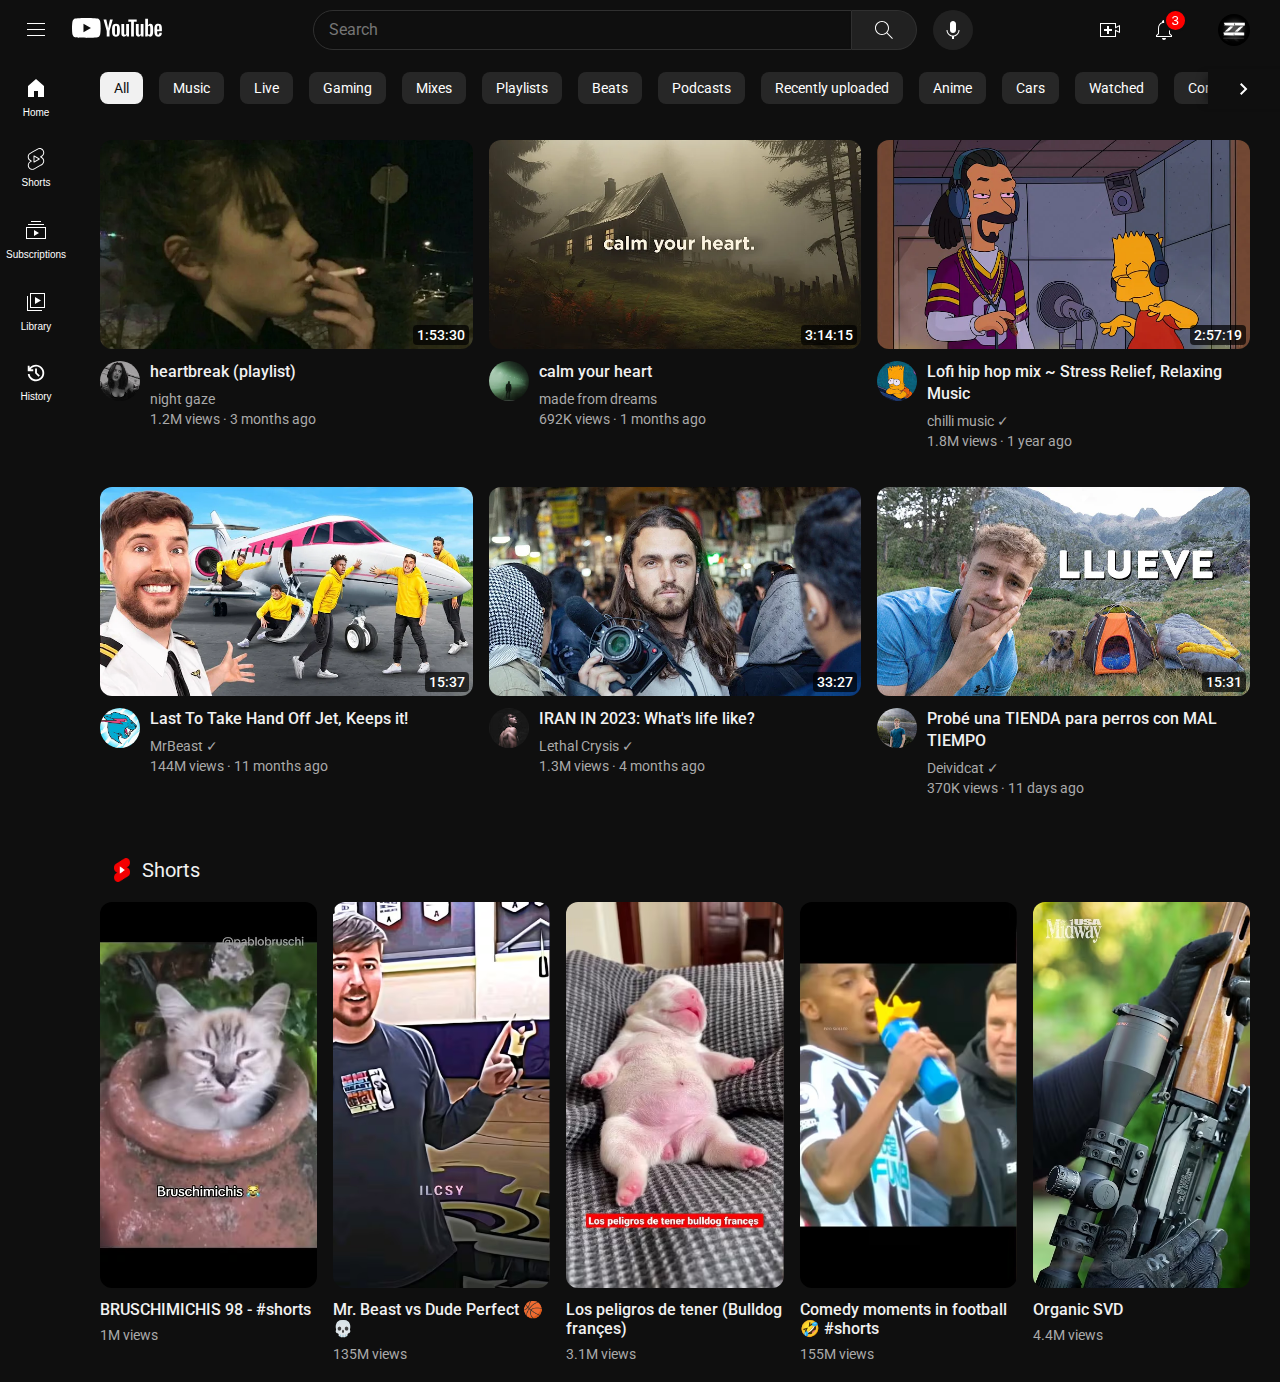
<file: YouTube-Clone/index.html>
<!DOCTYPE html>
<html lang="en">
<head>
  <meta charset="UTF-8">
  <meta name="viewport" content="width=device-width, initial-scale=1.0">
  <title>YouTube Clone</title>
  <link rel="preconnect" href="https://fonts.googleapis.com">
  <link rel="preconnect" href="https://fonts.gstatic.com" crossorigin>
  <link href="https://fonts.googleapis.com/css2?family=Roboto:wght@300;400;500;700&display=swap" rel="stylesheet">
  <link rel="stylesheet" href="./styles/style.css">
  <link rel="stylesheet" href="./styles/header.css">
  <link rel="stylesheet" href="./styles/videos.css">
  <link rel="stylesheet" href="./styles/slidebar.css">
  <link rel="stylesheet" href="./styles/shorts.css">
</head>
<body>
  <header class="header">
    <div class="left-section">
      <button class="hamburger-menu-btt"><img class="hamburger-menu" src="./icons/hamburger-menu.svg"></button>
      <a href="https://www.youtube.com"><img class="youtube-logo" src="./img/youtube.svg"></a>
    </div>
    <div class="middle-section">
      <input class="search-bar" type="text" placeholder="Search">
      <button class="search-btt"><img class="search-icon" src="./icons/search.svg"><div class="tooltip">Search</div></button>
      <button class="voice-search-btt"><img class="voice-search-icon" src="./icons/voice-search-icon.svg" ><div class="tooltip">Search with your voice</div></button>
    </div>
    <div class="right-section">
      <button class="upload-btt"><img class="upload-icon" src="./icons/upload.svg"><div class="tooltip">Create</div></button>
      <button class="notification-btt"><img class="notification-icon" src="./icons/notifications.svg"><div class="notification-count">3</div><div class="tooltip">Notifications</div></button>
      <div class="personal-profile">
        <img class="personal-profile-img" src="./profile-pic/zzbeatz.png">
      </div>
    </div>
  </header>

  <nav class="middle-slide-bar">
    <div class="middle-slide-bar-btns">
      <div class="middle-slide-btns main-all-btn">All</div>
      <div class="middle-slide-btns">Music</div>
      <div class="middle-slide-btns">Live</div>
      <div class="middle-slide-btns">Gaming</div>
      <div class="middle-slide-btns">Mixes</div>
      <div class="middle-slide-btns">Playlists</div>
      <div class="middle-slide-btns">Beats</div>
      <div class="middle-slide-btns">Podcasts</div>
      <div class="middle-slide-btns">Recently uploaded</div>
      <div class="middle-slide-btns">Anime</div>
      <div class="middle-slide-btns">Cars</div>
      <div class="middle-slide-btns">Watched</div>
      <div class="middle-slide-btns">Computers</div>
      <div class="middle-slide-btns">HTML</div>
      <div class="middle-slide-btns">Breakcore</div>
      <div class="middle-slide-btns">Drum & Bass </div>
      <div class="middle-slide-btns">Background music</div>
      <div class="middle-slide-btns">Freestyle Rap</div>
      <div class="middle-slide-btns">Gadgets</div>
      <div class="middle-slide-btns">Action-adventure games</div>
      <div class="middle-slide-btns">Lo-fi</div>
      <div class="middle-slide-btns">DJ mix</div>
      <div class="middle-slide-btns">Thoughts</div>
      <div class="middle-slide-btns">CSS</div>
      <div class="middle-slide-btns">Soundtracks</div>
    </div>
    <div class="next-btn-container">
      <button class="next-btn"><img src="./icons/next.svg"><div class="tooltip">Next</div></button>
    </div>
  </nav>

  <nav class="left-slide-bar">
    <button class="left-slide-btns home-btn">
      <img src="./icons/home.svg">
      <p class="icon-label">Home</p>
    </button>
    <button class="left-slide-btns shorts-btn">
      <img src="./icons/shorts2.svg">
      <p class="icon-label">Shorts</p>
    </button>
    <button class="left-slide-btns sub-btn">
      <img src="./icons/subscriptions.svg">
      <p class="icon-label">Subscriptions</p>
    </button>
    <button class="left-slide-btns library-btn">
      <img src="./icons/library.svg">
      <p class="icon-label">Library</p>
    </button>
    <button class="left-slide-btns history-btn">
      <img src="./icons/history.svg">
      <p class="icon-label">History</p>
    </button>
  </nav>

  <main>
    <section class="video-container-grid">
      <div class="video-preview">
        <div class="thumbnail-row">
          <a href="https://www.youtube.com/watch?v=vLLIRQiZCd0"><img class="thumbnail" src="./thumbnails/thumbnail1.webp"></a>
          <div class="video-duration">1:53:30</div>
        </div>
        <div class="video-info-grid">
          <div class="channel-picture">
            <img class="profile-picture" src="./profile-pic/profile-pic1.jpg">
            <div class="channel-tooltip">
              <img class="profile-picture" src="./profile-pic/profile-pic1.jpg">
              <div class="channel-details">
                <div class="channel-name">night gaze</div>
                <div class="channel-subs">33.6K subscribers</div>
              </div>
              <button class="subscribe-btn">Subscribe</button>
            </div>
          </div>
          <div class="video-info">
            <p class="video-title">heartbreak (playlist)</p>
            <a class="video-channel">night gaze</a>
            <p class="video-stats">1.2M views &middot; 3 months ago</p>
          </div>
        </div>
      </div>
      <div class="video-preview">
        <div class="thumbnail-row">
          <a href="https://www.youtube.com/watch?v=1R47EQrxgfw"><img class="thumbnail" src="./thumbnails/thumbnail2.webp"></a>
          <div class="video-duration">3:14:15</div>
        </div>
        <div class="video-info-grid">
          <div class="channel-picture">
            <img class="profile-picture" src="./profile-pic/profile-pic2.jpg">
            <div class="channel-tooltip">
              <img class="profile-picture" src="./profile-pic/profile-pic2.jpg">
              <div class="channel-details">
                <div class="channel-name">made from dreams</div>
                <div class="channel-subs">36.7K subscribers</div>
              </div>
              <button class="subscribe-btn">Subscribe</button>
            </div>
          </div>
          <div class="video-info">
            <p class="video-title">calm your heart</p>
            <p class="video-channel">made from dreams</p>
            <p class="video-stats">692K views &middot; 1 months ago</p>
          </div>
        </div>
      </div>
      <div class="video-preview">
        <div class="thumbnail-row">
          <a href="https://www.youtube.com/watch?v=v_OXMy8x2eo"><img class="thumbnail" src="./thumbnails/thumbnail3.webp"></a>
          <div class="video-duration">2:57:19</div>
        </div>
        <div class="video-info-grid">
          <div class="channel-picture">
            <img class="profile-picture" src="./profile-pic/profile-pic3.jpg">
            <div class="channel-tooltip">
              <img class="profile-picture" src="./profile-pic/profile-pic3.jpg">
              <div class="channel-details">
                <div class="channel-name">chilli music <span class="verified">&check;</span></div>
                <div class="channel-subs">261K subscribers</div>
              </div>
              <button class="subscribe-btn">Subscribe</button>
            </div>
          </div>
          <div class="video-info">
            <p class="video-title">Lofi hip hop mix ~ Stress Relief, Relaxing Music</p>
            <p class="video-channel">chilli music <span class="verified">&check;</span></p>
            <p class="video-stats">1.8M views &middot; 1 year ago</p>
          </div>
        </div>
      </div>
      <div class="video-preview">
        <div class="thumbnail-row">
          <a href="https://www.youtube.com/watch?v=kX3nB4PpJko"><img class="thumbnail" src="./thumbnails/thumbnail4.webp"></a>
          <div class="video-duration">15:37</div>
        </div>
        <div class="video-info-grid">
          <div class="channel-picture">
            <img class="profile-picture" src="./profile-pic/profile-pic4.jpg">
            <div class="channel-tooltip">
              <img class="profile-picture" src="./profile-pic/profile-pic4.jpg">
              <div class="channel-details">
                <div class="channel-name">MrBeast <span class="verified">&check;</span></div>
                <div class="channel-subs">203M subscribers</div>
              </div>
              <button class="subscribe-btn">Subscribe</button>
            </div>
          </div>
          <div class="video-info">
            <p class="video-title">Last To Take Hand Off Jet, Keeps it!</p>
            <p class="video-channel">MrBeast <span class="verified">&check;</span></p>
            <p class="video-stats">144M views &middot; 11 months ago</p>
          </div>
        </div>
      </div>
      <div class="video-preview">
        <div class="thumbnail-row">
          <a href="https://www.youtube.com/watch?v=_aC_QCn86rI"><img class="thumbnail" src="./thumbnails/thumbnail5.webp"></a>
          <div class="video-duration">33:27</div>
        </div>
        <div class="video-info-grid">
          <div class="channel-picture">
            <img class="profile-picture" src="./profile-pic/profile-pic5.jpg">
            <div class="channel-tooltip">
              <img class="profile-picture" src="./profile-pic/profile-pic5.jpg">
              <div class="channel-details">
                <div class="channel-name">Lethal Crysis <span class="verified">&check;</span></div>
                <div class="channel-subs">4.86M subscribers</div>
              </div>
              <button class="subscribe-btn">Subscribe</button>
            </div>
          </div>
          <div class="video-info">
            <p class="video-title">IRAN IN 2023: What's life like?</p>
            <p class="video-channel">Lethal Crysis <span class="verified">&check;</span></p>
            <p class="video-stats">1.3M views &middot; 4 months ago</p>
          </div>
        </div>
      </div>
      <div class="video-preview">
        <div class="thumbnail-row">
          <a href="https://www.youtube.com/watch?v=3UurzPElJFA"><img class="thumbnail" src="./thumbnails/thumbnail6.webp"></a>
          <div class="video-duration">15:31</div>
        </div>
        <div class="video-info-grid">
          <div class="channel-picture">
            <img class="profile-picture" src="./profile-pic/profile-pic6.jpg">
            <div class="channel-tooltip">
              <img class="profile-picture" src="./profile-pic/profile-pic6.jpg">
              <div class="channel-details">
                <div class="channel-name">Deividcat <span class="verified">&check;</span></div>
                <div class="channel-subs">1.24M subscribers</div>
              </div>
              <button class="subscribe-btn">Subscribe</button>
            </div>
          </div>
          <div class="video-info">
            <p class="video-title">Probé una TIENDA para perros con MAL TIEMPO</p>
            <p class="video-channel">Deividcat <span class="verified">&check;</span></p>
            <p class="video-stats">370K views &middot; 11 days ago</p>
          </div>
        </div>
      </div>
      <div class="more-1 video-preview">
        <div class="thumbnail-row">
          <a href="https://www.youtube.com/watch?v=iXWiLZOPQZs"><img class="thumbnail" src="./thumbnails/thumbnail7.webp"></a>
          <div class="video-duration">9:40</div>
        </div>
        <div class="video-info-grid">
          <div class="channel-picture">
            <img class="profile-picture" src="./profile-pic/profile-pic7.jpg">
            <div class="channel-tooltip">
              <img class="profile-picture" src="./profile-pic/profile-pic7.jpg">
              <div class="channel-details">
                <div class="channel-name">Ibai <span class="verified">&check;</span></div>
                <div class="channel-subs">11.2M subscribers</div>
              </div>
              <button class="subscribe-btn">Subscribe</button>
            </div>
          </div>
          <div class="video-info">
            <p class="video-title">TIENE UNA CASA SIN MUEBLES - REACCIONANDO A TACAÑOS EXTREMOS</p>
            <p class="video-channel">Ibai <span class="verified">&check;</span></p>
            <p class="video-stats">1.9M views &middot; 3 weeks ago</p>
          </div>
        </div>
      </div>
      <div class="more-1 video-preview">
        <div class="thumbnail-row">
          <a href="https://www.youtube.com/watch?v=5kJljpC5sHE"><img class="thumbnail" src="./thumbnails/thumbnail8.webp"></a>
          <div class="video-duration">3:01</div>
        </div>
        <div class="video-info-grid">
          <div class="channel-picture">
            <img class="profile-picture" src="./profile-pic/profile-pic8.jpg">
            <div class="channel-tooltip">
              <img class="profile-picture" src="./profile-pic/profile-pic8.jpg">
              <div class="channel-details">
                <div class="channel-name">FYQD-Studio</div>
                <div class="channel-subs">6.14K subscribers</div>
              </div>
              <button class="subscribe-btn">Subscribe</button>
            </div>
          </div>
          <div class="video-info">
            <p class="video-title">【Secluded Orchid】Unreal Engine 5 - Tech Demo</p>
            <p class="video-channel">FYQD-Studio</p>
            <p class="video-stats">211K views &middot; 3 weeks ago</p>
          </div>
        </div>
      </div>
      <div class="more-2 video-preview">
        <div class="thumbnail-row">
          <a href="https://www.youtube.com/watch?v=nC1DqpYj18g"><img class="thumbnail" src="./thumbnails/thumbnail9.avif"></a>
          <div class="video-duration">6:56</div>
        </div>
        <div class="video-info-grid">
          <div class="channel-picture">
            <img class="profile-picture" src="./profile-pic/profile-pic9.jpg">
            <div class="channel-tooltip">
              <img class="profile-picture" src="./profile-pic/profile-pic9.jpg">
              <div class="channel-details">
                <div class="channel-name">FORMULA 1 <span class="verified">&check;</span></div>
                <div class="channel-subs">9.56M subscribers</div>
              </div>
              <button class="subscribe-btn">Subscribe</button>
            </div>
          </div>
          <div class="video-info">
            <p class="video-title">Sprint Shootout Highlights | 2023 United States Grand Prix</p>
            <p class="video-channel">FORMULA 1 <span class="verified">&check;</span></p>
            <p class="video-stats">65K views &middot; 17 minutes ago</p>
          </div>
        </div>
      </div>
      <div class="more-2 video-preview">
        <div class="thumbnail-row">
          <a href="https://www.youtube.com/watch?v=0oZ86uJ6A44"><img class="thumbnail" src="./thumbnails/thumbnail10.avif"></a>
          <div class="video-duration">28:00</div>
        </div>
        <div class="video-info-grid">
          <div class="channel-picture">
            <img class="profile-picture" src="./profile-pic/profile-pic10.jpg">
            <div class="channel-tooltip">
              <img class="profile-picture" src="./profile-pic/profile-pic10.jpg">
              <div class="channel-details">
                <div class="channel-name">vicesat <span class="verified">&check;</span></div>
                <div class="channel-subs">3.54M subscribers</div>
              </div>
              <button class="subscribe-btn">Subscribe</button>
            </div>
          </div>
          <div class="video-info">
            <p class="video-title">TRUCOS | Restaurar Un Coche De Carreras Abandonado</p>
            <p class="video-channel">vicesat <span class="verified">&check;</span></p>
            <p class="video-stats">810K views &middot; 1 day ago</p>
          </div>
        </div>
      </div>
    </section>

    <section class="shorts-container">
      <div class="shorts-header">
        <img src="./img/shorts-logo.png">
        <p>Shorts</p>
      </div>
      <div class="shorts-grid">
        <div class="shorts">
          <div class="short-thumbnail-container">
            <a href="https://www.youtube.com/shorts/kLBqaoMWcTs"><img class="short-thumbnail" src="./shorts-thumbnails/thum1.avif"></a>
          </div>
          <div class="short-detail">
            <div class="short-title">BRUSCHIMICHIS 98 - #shorts</div>
            <div class="short-stats">1M views</div>
          </div>
        </div>
        <div class="shorts">
          <div class="short-thumbnail-container">
            <a href="https://www.youtube.com/shorts/Iw1OCyW8ZX8"><img class="short-thumbnail" src="./shorts-thumbnails/thum2.avif"></a>
          </div>
          <div class="short-detail">
            <div class="short-title">Mr. Beast vs Dude Perfect 🏀💀</div>
            <div class="short-stats">135M views</div>
          </div>
        </div>
        <div class="shorts">
          <div class="short-thumbnail-container">
            <a href="https://www.youtube.com/shorts/rsRe1N5AX50"><img class="short-thumbnail" src="./shorts-thumbnails/thum3.avif"></a>
          </div>
          <div class="short-detail">
            <div class="short-title">Los peligros de tener (Bulldog françes)</div>
            <div class="short-stats">3.1M views</div>
          </div>
        </div>
        <div class="show1 shorts">
          <div class="short-thumbnail-container">
            <a href="https://www.youtube.com/shorts/fFuo0gcx7jE"><img class="short-thumbnail" src="./shorts-thumbnails/thum4.avif"></a>
          </div>
          <div class="short-detail">
            <div class="short-title">Comedy moments in football 🤣 #shorts</div>
            <div class="short-stats">155M views</div>
          </div>
        </div>
        <div class="show2 shorts">
          <div class="short-thumbnail-container">
            <a href="https://www.youtube.com/shorts/FLCjgxIlaks"><img class="short-thumbnail" src="./shorts-thumbnails/thum5.avif"></a>
          </div>
          <div class="short-detail">
            <div class="short-title">Organic SVD</div>
            <div class="short-stats">4.4M views</div>
          </div>
        </div>
        <div class="show3 shorts">
          <div class="short-thumbnail-container">
            <a href="https://www.youtube.com/shorts/4DkIUPp4-WI"><img class="short-thumbnail" src="./shorts-thumbnails/thum6.webp"></a>
          </div>
          <div class="short-detail">
            <div class="short-title">Mac 10 😳😳</div>
            <div class="short-stats">7.3M views</div>
          </div>
        </div>
        <div class="show4 shorts">
          <div class="short-thumbnail-container">
            <a href="https://www.youtube.com/shorts/SthBZ5wrNsk"><img class="short-thumbnail" src="./shorts-thumbnails/thum7.avif"></a>
          </div>
          <div class="short-detail">
            <div class="short-title">He made a Ferrari out of snow 😱</div>
            <div class="short-stats">73M views</div>
          </div>
        </div>
      </div>
    </section>
  </main>
</body>
</html>
</file>
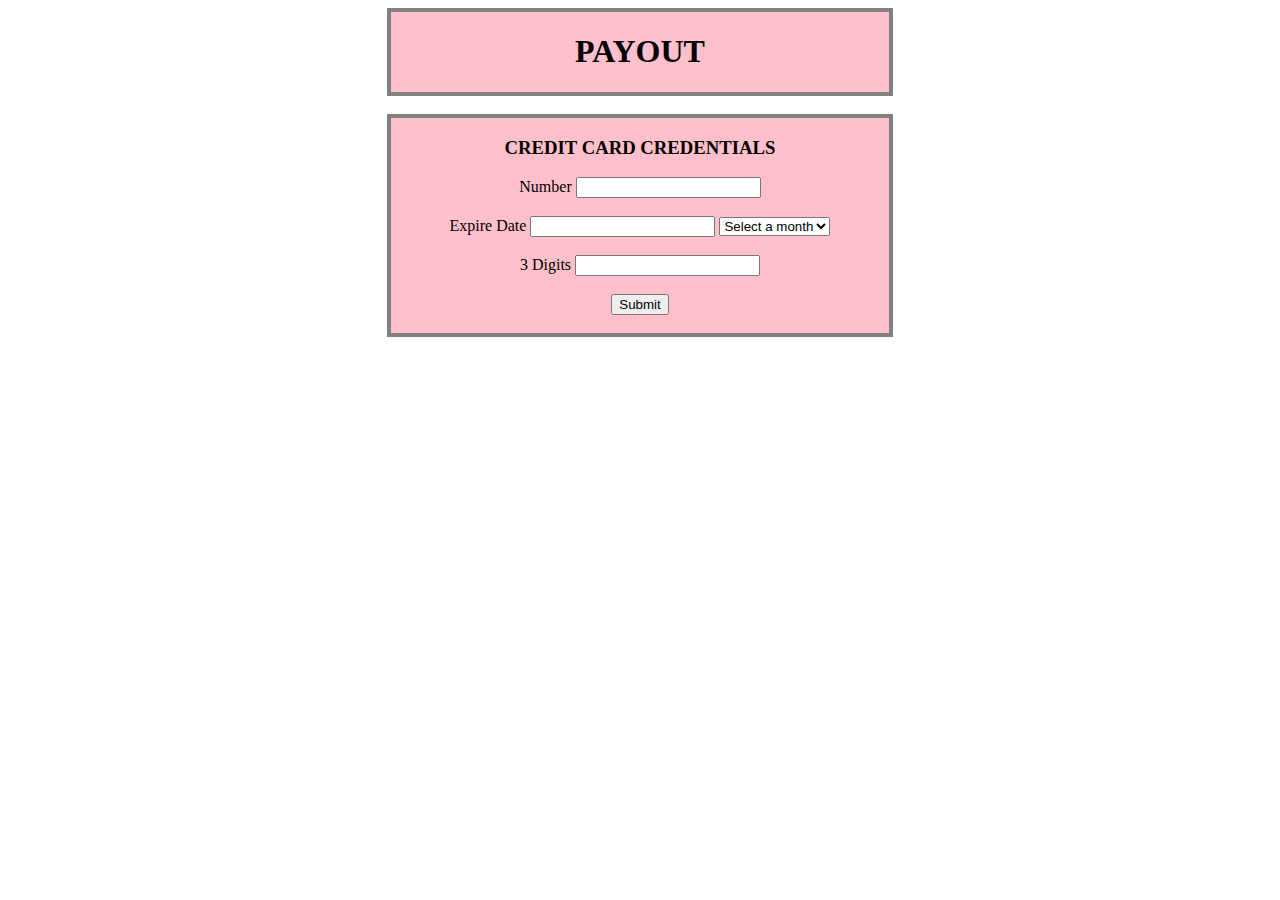
<file: Crypto/check.html>
<!DOCTYPE html>
<html lang="en">
<head>
    <meta charset="UTF-8">
    <meta http-equiv="X-UA-Compatible" content="IE=edge">
    <meta name="viewport" content="width=device-width, initial-scale=1.0">
    <title>Check</title>
    <link rel="stylesheet" href="mycss.css">
</head>
<body>
    <div class="header">
        <h1>PAYOUT</h1>
    </div>
    <br>
    <div class="main">
        <h3>CREDIT CARD CREDENTIALS</h3>
        <div>
            <label for="credit_card">Number</label>
            <input type="number" id="credit_card">
        </div>
        <br>
        <div>
            <label for="expire">Expire Date</label>
            <input type="number" id="expire">
            <select name="month" id="expire">
                <option value="">Select a month</option>
                <option value="enero">Enero</option>
                <option value="febrero">Febrero</option>
                <option value="marzo">Marzo</option>
                <option value="abril">Abril</option>
                <option value="mayo">Mayo</option>
                <option value="junio">Junio</option>
                <option value="julio">Julio</option>
                <option value="agosto">Agosto</option>
                <option value="setiembre">Setiembre</option>
                <option value="octubre">Octubre</option>
                <option value="noviembre">Noviembre</option>
                <option value="diciembre">Diciembre</option>
            </select>
        </div>
        <br>
        <div>
            <label for="digits">3 Digits</label>
            <input type="number" id="digits">
        </div>
        <br>
        <div class="submit">
            <input type="submit">
        </div>
        <br>
    </div>
</body>
</html>
</file>
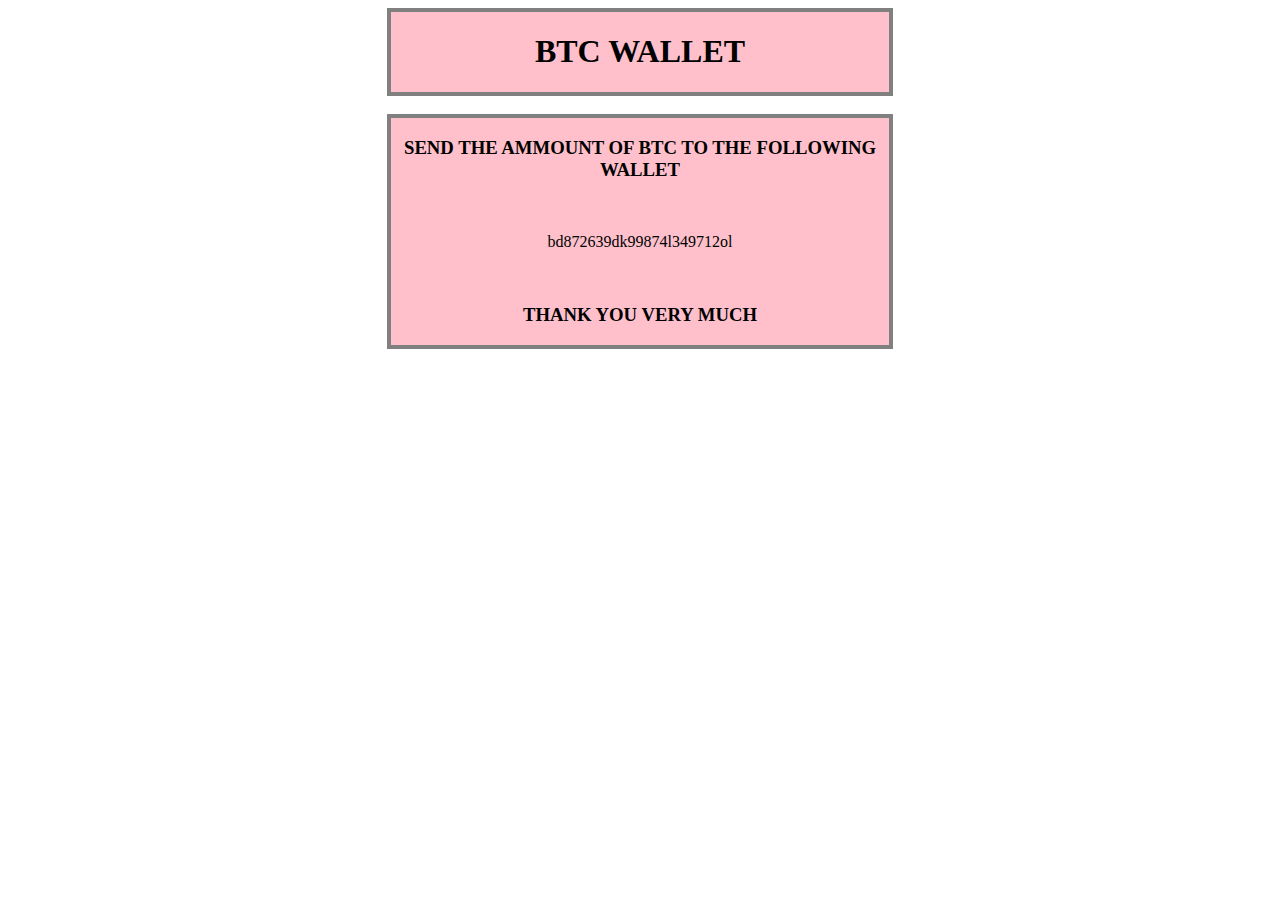
<file: Crypto/trade.html>
<!DOCTYPE html>
<html lang="en">
<head>
    <meta charset="UTF-8">
    <meta http-equiv="X-UA-Compatible" content="IE=edge">
    <meta name="viewport" content="width=device-width, initial-scale=1.0">
    <title>Trade</title>
    <link rel="stylesheet" href="mycss.css">
</head>
<body>
    <div class="header">
        <h1>BTC WALLET</h1>
    </div>
    <br>
    <div class="main">
        <h3>SEND THE AMMOUNT OF BTC TO THE FOLLOWING WALLET</h3>
        <br>
        <p>bd872639dk99874l349712ol</p>
        <br>
        <h3>THANK YOU VERY MUCH</h3>
    </div>
</body>
</html>
</file>
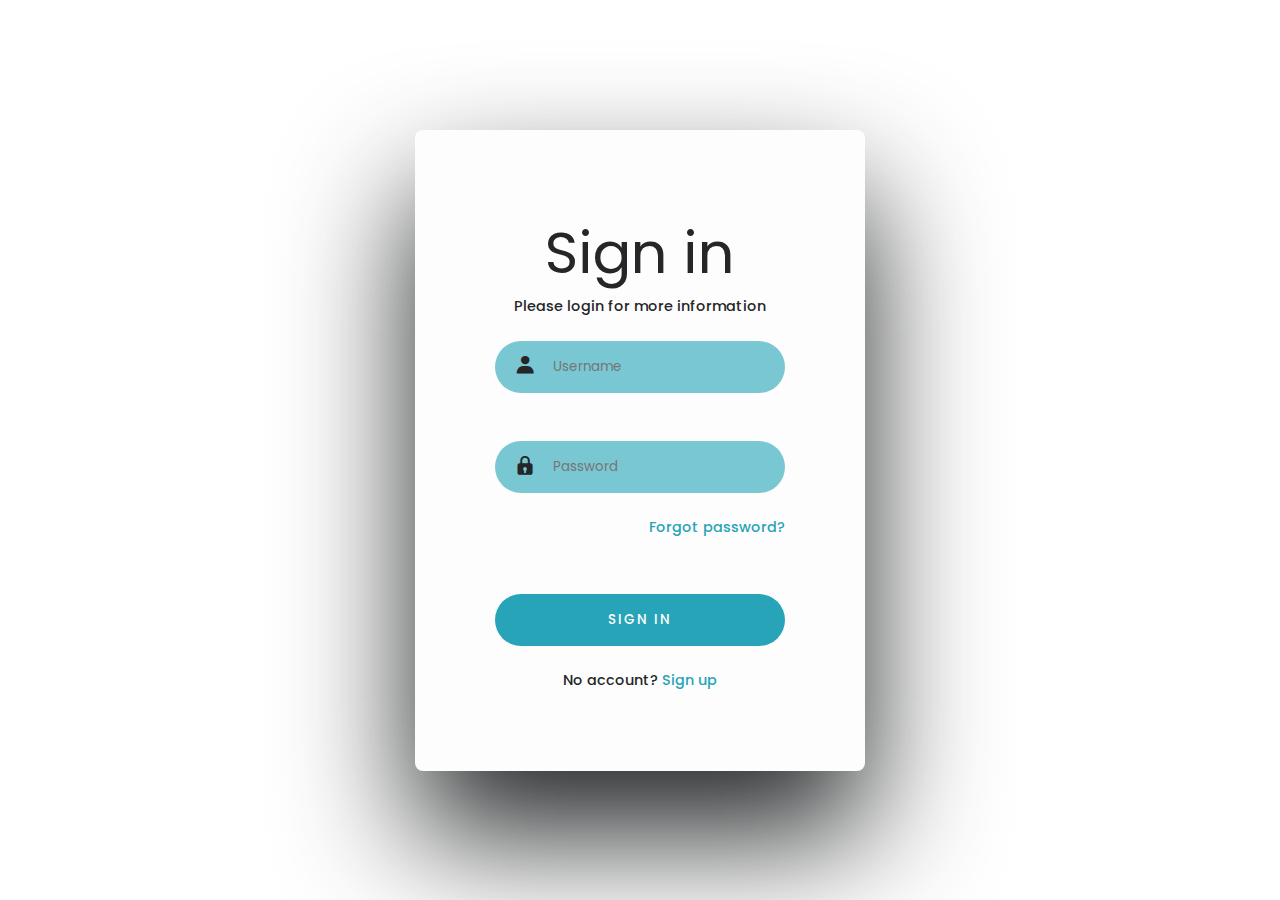
<file: OrionSpaces/login.html>
<!DOCTYPE html>
<html lang="en">
<head>
   <meta charset="UTF-8">
   <meta http-equiv="X-UA-Compatible" content="IE=edge">
   <meta name="viewport" content="width=device-width, initial-scale=1.0">
   <title>Orion Spaces | Log in</title>
   <link href='https://unpkg.com/boxicons@2.1.4/css/boxicons.min.css' rel='stylesheet'>
   <link rel="stylesheet" href="login.css">
</head>
<body>
   <div class="container">
      <div class="login">
         <div class="login-header">
            <h1>Sign in</h1>
            <p>Please login for more information</p>
         </div>

         <form class="login-form">
            <div class="form-item">
               <label for="user"><i class='bx bxs-user'></i></label>
               <input type="text" id="user" placeholder="Username">
            </div>
            <div class="form-item">
               <label for="pass"><i class='bx bxs-lock'></i></label>
               <input type="password" id="pass" placeholder="Password">
            </div>

            <div class="form-links">
               <div class="forgot-pass">
                  <a href="#">Forgot password?</a>
               </div>
            </div>

            <button type="button" onclick="login()">Sign in</button>
         </form>
         
         <div class="signup">
            <span>No account? <a href="register.html">Sign up</a></span>
         </div>
      </div>
   </div>
   
   <script src="myscript.js"></script>
</body>
</html>
</file>
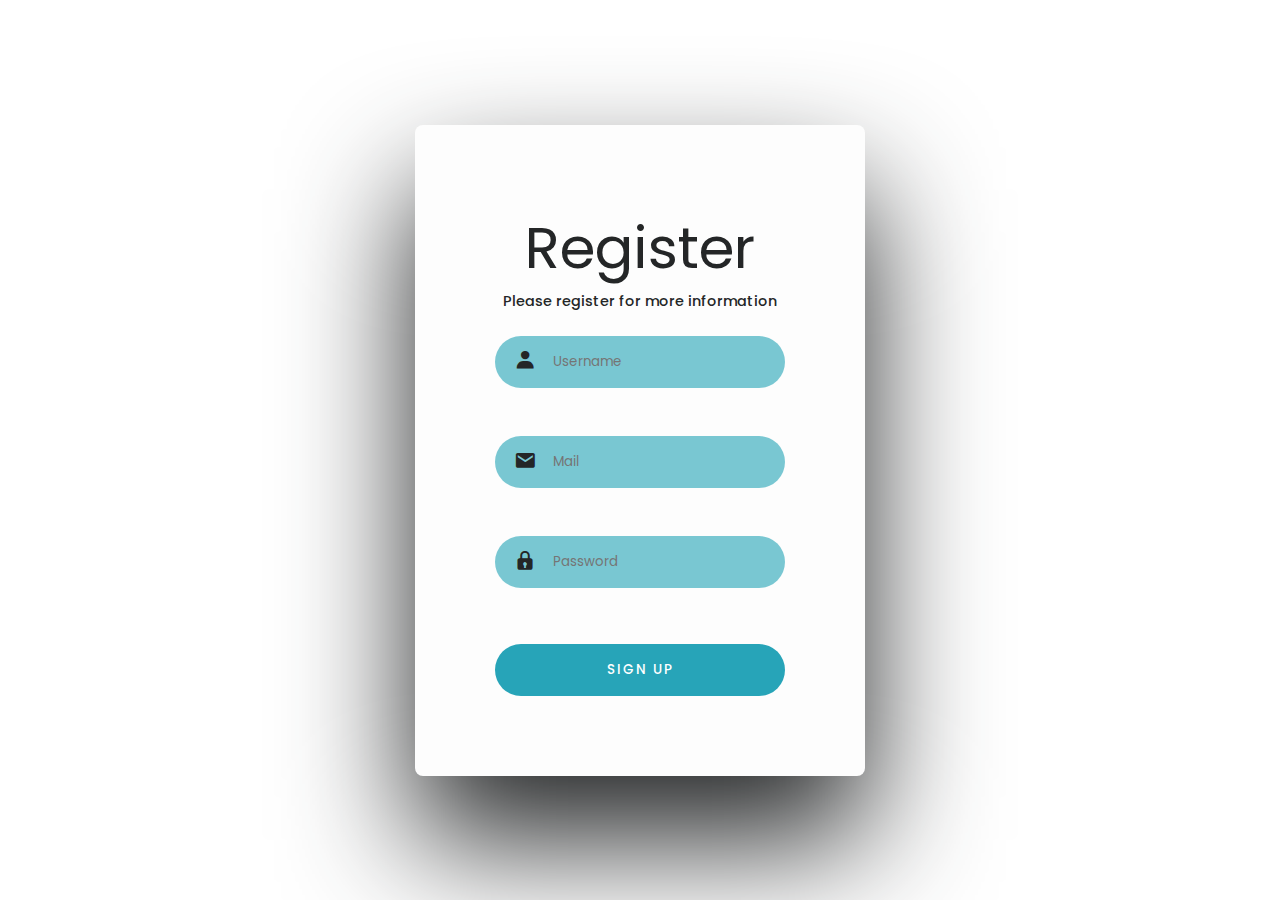
<file: OrionSpaces/register.html>
<!DOCTYPE html>
<html lang="en">
<head>
   <meta charset="UTF-8">
   <meta http-equiv="X-UA-Compatible" content="IE=edge">
   <meta name="viewport" content="width=device-width, initial-scale=1.0">
   <title>Orion Spaces | Register</title>
   <link href='https://unpkg.com/boxicons@2.1.4/css/boxicons.min.css' rel='stylesheet'>
   <link rel="stylesheet" href="login.css">
</head>
<body>
   <div class="container">
      <div class="login">
         <div class="login-header">
            <h1>Register</h1>
            <p>Please register for more information</p>
         </div>
   
         <form class="login-form">
            <div class="form-item">
               <label for="user"><i class='bx bxs-user'></i></label>
               <input type="text" id="user" placeholder="Username">
            </div>
            <div class="form-item">
               <label for="email"><i class='bx bxs-envelope'></i></label>
               <input type="text" id="mail" placeholder="Mail">
            </div>
            <div class="form-item">
               <label for="pass"><i class='bx bxs-lock'></i></label>
               <input type="password" id="pass" placeholder="Password">
            </div>
            
            <button type="button" onclick="register()">Sign Up</button>
         </form>
      </div>
   </div>

   <script src="myscript.js"></script>
</body>
</html>
</file>
<file: styles/contact-us.css>
.contact-me {
  display: flex;
  align-items: center;
  justify-content: center;
  background-color: #f2f6fd;
  text-align: center;
  margin: 40px 75px;
  padding-bottom: 40px;
  border: 1px solid #851fbd;
  border-radius: 5px;
}
.contact-heading {
  font-size: 30px;
  letter-spacing: 1px;
  text-shadow: 0 3px 5px rgba(0, 0, 0, 0.5);
}
.input-box input {
  border: 1px solid #422871;
  width: 300px;
  padding: 10px;
  border-radius: 5px;
  margin: 4px 6px;
  box-shadow: 0 0 10px rgba(0, 0, 0, 0.3);
  background-color: #4228711f;
  transition: 0.3s ease-out;
}
.input-box input:focus,
.message:focus {
  outline: none;
  background-color: #806ee7;
  color: white;
  box-shadow: none;
}
.message {
  border: 1px solid #422871;
  width: 635px;
  padding: 10px;
  border-radius: 5px;
  margin: 4px 6px;
  box-shadow: 0 0 10px rgba(0, 0, 0, 0.3);
  background-color: #4228711f;
  transition: 0.3s ease-out;
  resize: none;
}
.button {
  text-align: center;
  margin-top: 20px;
}
.submit {
  padding: 15px 30px;
  border: none;
  font-size: 18px;
  letter-spacing: 1px;
  border-radius: 10px;
  background-color: #806ee7;
  transition: 0.3s ease;
  cursor: pointer;
}
.submit:hover {
  background-color: #9c7fd1;
  transform: scale(1.03);
}
.google-maps {
  margin: 40px;
}
.maps-img {
  width: 560px;
  border: 1px solid #422871;
  border-radius: 5px;
}

@media (max-width: 1600px) {
  .contact-me {
    flex-direction: column;
  }
}
@media (max-width: 840px) {
  .message {
    width: 300px;
  }
  .maps-img {
    width: 90%;
  }
}
</file>
<file: styles/footer.css>
.footer {
  background-color: #806ee7;
  display: flex;
  justify-content: space-evenly;
  align-items: center;
  padding: 4px 0;
  border-radius: 100px 100px 0 0;
  box-shadow: 0 -3px 10px rgba(0, 0, 0, 0.2);
}
.copy {
  font-size: 14px;
  letter-spacing: 1px;
}
.to-top-btt {
  background-color: black;
  color: white;
  padding: 10px;
  border: none;
  border-radius: 5px;
  cursor: pointer;
  transition: background-color 0.2s ease-out, transform 0.15s ease;
}
.to-top-btt:hover {
  background-color: #422871;
  transform: scale(1.05);
}
</file>
<file: styles/header.css>
.header {
  background-color: #f2f6fd;
  display: flex;
  justify-content: space-between;
  align-items: center;
  position: fixed;
  top: 0;
  left: 0;
  width: 100vw;
  padding: 18px 0;
  z-index: 100;
  border-radius: 0 0 100px 100px;
  box-shadow: 0 3px 10px rgba(0, 0, 0, 0.2);
}
.logo {
  text-decoration: none;
  color: black;
  font-size: 22px;
  cursor: default;
  font-weight: bold;
  margin: 0 75px;
}
.header nav {
  margin-right: 75px;
}
.header-links {
  text-decoration: none;
  color: black;
  margin-left: 30px;
  font-size: 18px;
  letter-spacing: 1px;
  transition: color, 0.15s;
}
.header-links:hover {
  color: #851fbd;
}
</file>
<file: styles/main.css>
.about-me {
  display: flex;
  justify-content: center;
  align-items: center;
  margin: 80px 75px;
  margin-bottom: 20px;
  padding: 20px 0;
}
.about-me-container h1 {
  font-size: 30px;
  line-height: 50px;
  text-shadow: 0 3px 5px rgba(0, 0, 0, 0.5);
}
.social-media {
  display: flex;
  justify-content: start;
  align-items: center;
}
.social-media a {
  display: inline-flex;
  justify-content: center;
  align-items: center;
  text-decoration: none;
  margin: 10px 28px;
  width: 2rem;
  height: 2rem;
  background: transparent;
  border-radius: 5px;
  font-size: 1.5rem;
  color: #422871;
  transition: 0.3s ease-out;
}
.social-media a:hover {
  background: #422871;
  color: white;
  border: none;
}
.about-me-img {
  object-fit: cover;
  object-position: right;
  width: 600px;
  animation: floatImage 4s ease-in-out infinite;
}

.about-me-info {
  background-color: #f2f6fd;
  text-align: center;
  margin: 40px 75px;
  padding-bottom: 40px;
  border: 1px solid #851fbd;
  border-radius: 5px;
}
.languages {
  text-align: center;
  margin: 40px 0;
}
.languages h1 {
  font-size: 30px;
  letter-spacing: 1px;
  text-shadow: 0 3px 5px rgba(0, 0, 0, 0.5);
}
.languages svg {
  width: 60px;
  margin: 0 40px;
  fill: #422871;
  border-radius: 5px;
  transition: fill 0.15s ease-out, background-color 0.3s ease-out,
    transform 0.3s ease-out;
}
.languages svg:hover {
  background-color: #422871;
  fill: white;
  transform: scale(1.2);
}
.about-me-info-main {
  display: grid;
  grid-template-columns: repeat(2, 2fr);
}
.about-me-info-container {
  display: inline-block;
  margin: 0 50px;
  margin-bottom: 30px;
  text-align: justify;
  align-items: center;
  line-height: 32px;
}
.about-me-info-container h3 {
  letter-spacing: 1px;
  margin: 10px 30px;
  font-weight: bold;
}

@media (max-width: 1030px) {
  .about-me {
    flex-direction: column;
  }
  .about-me-img {
    margin: 30px 0;
  }
}
</file>
<file: styles/style.css>
@import url("https://fonts.googleapis.com/css2?family=Poppins:ital,wght@0,200;0,300;0,400;0,500;1,200;1,300;1,400;1,500&display=swap");

html {
  font-family: "Poppins", sans-serif;
  scroll-behavior: smooth;
}
body {
  background-color: #f2f6fd;
  margin: 0;
  padding: 0;
}
span {
  font-size: 36px;
  background: -webkit-linear-gradient(right, #806ee7, #851fbd, #806ee7);
  -webkit-background-clip: text;
  -webkit-text-fill-color: transparent;
  text-shadow: 0 5px 5px #861fbd81;
}

@keyframes floatImage {
  0% {
    transform: translateY(0);
  }

  50% {
    transform: translateY(2rem);
  }

  100% {
    transform: translateY(0);
  }
}
</file>
<file: styles/projects.css>
.projects {
  margin: 80px 75px 120px 75px;
}
.projects-header h1 {
  font-size: 30px;
  letter-spacing: 1px;
  text-shadow: 0 3px 5px rgba(0, 0, 0, 0.5);
}
.projects-container {
  display: grid;
  grid-template-columns: repeat(4, 1fr);
}
@media (max-width: 1820px) {
  .projects-container {
    grid-template-columns: repeat(3, 1fr);
  }
}
@media (max-width: 1490px) {
  .projects-container {
    grid-template-columns: repeat(2, 1fr);
  }
}
@media (max-width: 1000px) {
  .projects-container {
    grid-template-columns: 1fr;
  }
}
.project-info {
  display: inline-block;
  width: 400px;
  height: 380px;
  border-radius: 5px;
  margin: 20px auto;
  cursor: pointer;
  box-shadow: 0 0 20px rgba(0, 0, 0, 0.3);
  transition: transform 0.3s ease-out;
}
.project-info:hover {
  transform: scale(1.05);
}
.project-info img {
  border-radius: 5px;
  width: 400px;
  height: 230px;
  object-fit: cover;
  object-position: center;
}
.project-details {
  margin: 8px 20px;
}
.project-details a {
  color: black;
  text-decoration: none;
  font-size: 24px;
  font-weight: bold;
}
.project-details p {
  color: rgb(73, 73, 73);
}
</file>
<file: Lamp/style.css>
html {
    background-color: black;
}
.container {
    height: 100vh;
    display: grid;
    grid-template-columns: 1fr 1fr;
}
#switch {
    align-self: center;
    justify-self: center;
}
#bombilla {
    align-self: center;
    justify-self: center;
    height: 50vh;
    transition: opacity 1s ease;
}
.oculto {
    color: white;
    opacity: 0;
}
</file>
<file: Monkey/responsive.css>
.columnas{
    float: left;
}
p{
    text-align: center;
}
.h1block{
    text-align: center;
}
.h1enca{
    text-align: center;
    margin-top: -80px;
}
.encabezado{
    background-color: grey;
    height: 140px;
}
.img1{
    width: 100px;
    margin-top: 20px;
    margin-left: 20px;
}
.enlaces{
    background-color: rgb(157, 190, 182);
    text-align: center;
    width: 700%;
    padding-top: 40%;
    padding-bottom: 40%;
}
.block{
    background-color: rgb(157, 190, 182);
    margin-left: 50%;
    width: 75%;
}
.img2{
    display: block;
    margin-left: auto;
    margin-right: auto;
    width: 60%;
}
.ad{
    background-color: rgb(157, 190, 182);
    margin-left: 60%;
    margin-top: 4%;
    width: 113%;
    padding-top: 2%;
    padding-bottom: 2%;
}
.img3{
    display: block;
    margin-left: auto;
    margin-right: auto;
    width: 60%;
}
@media  screen and (max-width: 1500px) {
    .ad{
        width: 120%;
        padding-top: 2%;
        padding-bottom: 2%;
        padding-left: 65%;
        padding-right: 65%;
        margin-left: -10%;
    }
    .img3{
        display: block;
        margin-left: auto;
        margin-right: auto;
        width: 60%;
    }
}
@media  screen and (max-width: 700px) {
    .block{
        margin-left: -1px;
        padding-left: 10%;
        padding-right: 20%;
        width: 80%;
    }
    .img2{
        display: block;
        margin-left: auto;
        margin-right: auto;
        width: 80%;
    }
    .ad{
        margin-left: -1px;
        padding-left: 10%;
        padding-right: 20%;
        width: 80%;
    }
    .img3{
        display: block;
        margin-left: auto;
        margin-right: auto;
        width: 40%;
    }
}
</file>
<file: RockPaperScissors/style.css>
@import url('https://fonts.googleapis.com/css2?family=Poppins:ital,wght@1,300&display=swap');
html {
    font-family: poppins;
}
.container {
    height: 100vh;
    display: flex;
    justify-content: center;
    align-items: center;
}
.container-buttons {
    text-align: center;
}
#container-result {
    margin: 30px 0px;
}
</file>
<file: SimpleDesign/style.css>
@import url('https://fonts.googleapis.com/css2?family=Poppins:wght@300&display=swap');

h1 {
    color: white;
    font-family: poppins;
    margin: 20px 0px;
}
p {
    color: white;
    font-family: poppins;
}
.box {
    display: flex;
    justify-content: center;
    align-items: center;
    height: 95vh;
}
.card {
    width: 200px;
    height: 400px;
    padding: 50px;
}
button {
    background-color: white;
    width: 150px;
    height: 50px;
    border-radius: 50px;
    font-size: 18px;
    border: none;
}
button:hover {
    box-shadow: 0px 0px 20px white;
    border: 3px solid white;
}
.sedans button {
    color: hsl(31, 77%, 52%);
}
.suvs button {
    color: hsl(184, 100%, 22%);
}
.luxury button {
    color: hsl(179, 100%, 13%);
}
.container {
    display: flex;
    align-self: center;
    width: fit-content;
}
.sedans {
    background-color: hsl(31, 77%, 52%);
    border-radius: 10px 0 0 10px;
}
.suvs {
    background-color: hsl(184, 100%, 22%);
}
.luxury {
    background-color: hsl(179, 100%, 13%);
    border-radius: 0 10px 10px 0;
}

@media (max-width: 990px) {
    .container {
        flex-direction: column;
    }
    .card {
        height: auto;
    }
    .box {
        height: auto;
    }
    .sedans {
        background-color: hsl(31, 77%, 52%);
        border-radius: 10px 10px 0 0;
    }
    .luxury {
        background-color: hsl(179, 100%, 13%);
        border-radius: 0 0 10px 10px;
        margin-bottom: 20px;
    }

}
</file>
<file: Spotify/styles/style.css>
@import url('https://fonts.googleapis.com/css2?family=Poppins&display=swap');
/*
Colors:

Text: 1A1A1A
Green: #00B172
White: #FFF

*/
html {
    font-family: poppins;
}
.header .navbar{
    background-color: hsl(0, 0, 95%);
    padding: 10px;
}
.navbar {
    display: flex;
    justify-content: space-between;
    align-items: center;
}
.navbar a {
    text-decoration: none;
    color: black;
    margin: 0 10px;
}
.navbar a:hover {
    color: #00B172;
    text-shadow: 0 0 30px #003724;
}
.navbar img {
    width: 100px;
}
.main-img {
    display: inline-block;
}
.main-img img {
    width: 100%;
}
.text {
    position: absolute;
    top: 50%;
    left: 50%;
    transform: translate(-50%, -50%);
    text-align: center;
}
.text h1 {
    color: white;
}
.text p {
    color: white;
}
.secondary-imgs img {
    width: 80px;
}
.main-container h1 {
    text-align: center;
}
.secondary-imgs {
    display: grid;
    justify-content: center;
    align-items: center;
    grid-template-columns: repeat(3, 1fr);
}
.card {
    text-align: center;
}
.secondary-imgs h3 {
    color: #00B172;
}
.footer {
    display: grid;
    grid-template-columns: repeat(3, 1fr);
    background-color: #00B172;
}
.footer-left-side {
    margin: 20px 50px;
    color: white;
}
.footer-left-side h1{
    border-bottom: 3px solid  white;
}
.box-white-logo {
    display: flex;
    align-self: center;
    justify-content: center;
    margin: 20px 50px;
}
.box-app-img {
    display: flex;
    align-self: center;
    justify-content: center;
    margin: 20px 50px;
}
.white-logo {
    width: 40%;
}
.app-img {
    width: 80%;
}
</file>
<file: YouTube-Clone/styles/style.css>
* {
  margin: 0;
}
body {
  font-family: Roboto, Arial;
  background-color: var(--background);
  padding: 140px 30px 0 100px;
  scroll-behavior: smooth;
}
::-webkit-scrollbar {
  width: 8px;
  height: 8px;
}
::-webkit-scrollbar-track {
  background-color: transparent;
  border-radius: 4px;
  margin: 4px 0;
}
::-webkit-scrollbar-thumb {
  background-color: rgb(165, 165, 165);
  border-radius: 4px;
  margin: 4px 0;
}

:root {
  --background: rgb(15, 15, 15); 
  --title: rgb(241, 241, 241);
  --details: rgb(170, 170, 170);
}
</file>
<file: YouTube-Clone/styles/header.css>
.header {
  display: flex;
  justify-content: space-between;
  align-items: center;
  height: 60px;
  margin-bottom: 10px;
  position: fixed;
  top: 0;
  left: 0;
  right: 0;
  background-color: var(--background);
  margin: 0 16px;
  z-index: 200;
}
.left-section {
  display: flex;
  align-items: center;
  width: 169px;
}
.youtube-logo {
  width: 90px;
  margin-left: 16px;
  cursor: pointer;
}

.middle-section {
  margin: 0 30px 0 40px;
  max-width: 660px;
  flex: 1;
  display: flex;
  align-items: center;
}
.search-bar {
  flex: 1;
  color: white;
  font-size: 16px;
  padding: 10px 15px;
  border-radius: 50px 0 0 50px;
  background: transparent;
  border: 1px solid rgb(48, 48, 48);
  box-shadow: 0 0 3px rgba(0, 0, 0, 0.05) inset;
  width: 0;
}
.search-bar::placeholder {
  font-family: Roboto, Arial;
}
.search-bar:focus {
  border: 1px solid rgb(62, 166, 255);
  outline: none;
}

.search-btt {
  width: 65px;
  background-color: rgba(255, 255, 255, 0.08);
  border: none;
  height: 40px;
  border-top: 1px solid rgb(48, 48, 48);
  border-right: 1px solid rgb(48, 48, 48);
  border-bottom: 1px solid rgb(48, 48, 48);
  border-radius: 0 50px 50px 0;
  display: flex;
  align-items: center;
  justify-content: center;
  cursor: pointer;
}
.search-icon {
  width: 24px;
}
.voice-search-btt {
  display: flex;
  align-items: center;
  justify-content: center;
  background-color: rgba(255, 255, 255, 0.08);
  margin-left: 16px;
  width: 40px;
  height: 40px;
  border-radius: 50%;
  border: none;
  cursor: pointer;
  transition: background-color .05s ease;
}
.voice-search-btt:hover {
  background-color: rgba(255, 255, 255, 0.2);
}

.right-section {
  display: flex;
  justify-content: space-between;
  align-items: center;
  width: 160px;
  flex-shrink: 0;
  margin-right: 14px;
}
.upload-btt, .notification-btt, .hamburger-menu-btt {
  display: flex;
  justify-content: center;
  align-items: center;
  background: transparent;
  height: 40px;
  width: 40px;
  border: none;
  border-radius: 50%;
  transition: background-color .05s ease;
  cursor: pointer;
}
.upload-btt:hover, .notification-btt:hover, .hamburger-menu-btt:hover {
  background-color: rgba(255, 255, 255, 0.08);
}
.upload-icon, .notification-icon, .hamburger-menu {
  width: 24px;
}
.notification-count {
  position: absolute;
  top: -1px;
  right: -3px;
  background-color: red;
  color: white;
  padding: 2px 6px;
  border-radius: 50%;
  border: 2px solid var(--background);
}
.search-btt, .voice-search-btt, .upload-btt, .notification-btt {
  position: relative;
}
.tooltip {
  position: absolute;
  bottom: -60px;
  padding: 10px 8px;
  background-color: rgba(100, 100, 100, 0.9);
  color: white;
  opacity: 0;
  font-size: 12px;
  border-radius: 4px;
  pointer-events: none;
  transition: opacity .15s ease;
  white-space: nowrap;
}
.search-btt:hover .tooltip, 
.voice-search-btt:hover .tooltip, 
.upload-btt:hover .tooltip, 
.notification-btt:hover .tooltip {
  opacity: 1;
}

.personal-profile {
  display: flex;
  align-items: center;
  justify-content: center;
  margin-left: 20px;
  cursor: pointer;
}
.personal-profile-img {
  width: 32px;
  height: 32px;
  object-fit: cover;
  object-position: center;
  border-radius: 50%;
}
</file>
<file: YouTube-Clone/styles/videos.css>
.video-container-grid {
  display: grid;
  grid-template: auto / repeat(5, 1fr);
  gap: 36px 16px;
}
.thumbnail-row {
  margin-bottom: 8px;
  cursor: pointer;
  position: relative;
}
.thumbnail-row:hover .thumbnail {
  border-radius: 0;
}
.thumbnail {
  width: 100%;
  border-radius: 12px;
  transition: border-radius 0.15s ease;
}
.video-duration {
  position: absolute;
  right: 4px;
  bottom: 8px;
  color: white;
  background-color: rgba(0, 0, 0, .7);
  padding: 2px 4px;
  font-size: 14px;
  font-weight: 500;
  border-radius: 4px;
}
.video-info-grid {
  display: grid;
  grid-template: auto / 50px 1fr;
  cursor: pointer;
}
.channel-picture {
  position: relative;
  height: 50px;
  width: 40px;
}
.channel-details {
  margin: 0 10px;
  flex: 1;
}
.channel-tooltip {
  display: flex;
  align-items: center;
  position: absolute;
  background-color: #272727;
  padding: 10px;
  width: 350px;
  pointer-events: none;
  opacity: 0;
  transition: opacity 0.15s ease;
  border-radius: 4px;
}
.channel-name {
  color: white;
  margin-bottom: 4px;
}
.channel-subs {
  font-size: 12px;
  color: var(--details);
}
.subscribe-btn {
  background-color: #f1f1f1;
  border: none;
  font-weight: 500;
  font-size: 14px;
  padding: 10px 20px;
  border-radius: 50px;
  cursor: pointer;
}
.subscribe-btn:hover {
  background-color: #dbdbdb;
}
.profile-picture {
  width: 40px;
  border-radius: 50%;
}
.channel-picture:hover .channel-tooltip {
  pointer-events: auto;
  opacity: 1;
}
.video-title {
  margin-bottom: 6px;
  font-size: 16px;
  font-weight: 500;
  line-height: 22px;
  color: var(--title);
  cursor: pointer;
}
.video-channel, .video-stats {
  line-height: 20px;
  margin: 0;
  color: var(--details);
  font-size: 14px;
  transition: color .3s ease;
}
.video-channel:hover{
  color: var(--title);
}
.more-2 {
  display: inline-block;
}


@media (max-width: 1591px) {
  .video-container-grid {
    grid-template: auto / repeat(4, 1fr);
  }
  .more-1 {
    display: inline-block;
  }
  .more-2 {
    display: none;
  }
}
@media (max-width: 1423px) {
  .video-container-grid {
    grid-template: auto / repeat(3, 1fr);
  }
  .more-1, .more-2 {
    display: none;
  }
}
@media (max-width: 1097px) {
  .video-container-grid {
    grid-template: auto / repeat(2, 1fr);
  }
  .more-1, .more-2 {
    display: none;
  }
}
</file>
<file: YouTube-Clone/styles/slidebar.css>
.left-slide-bar {
  position: fixed;
  top: 60px;
  left: 0;
  bottom: 0;
  width: 72px;
  background-color: var(--background);
  display: flex;
  flex-direction: column;
  align-items: center;
}
.left-slide-btns {
  padding: 16px 0 14px 0;
  background: transparent;
  border: none;
  border-radius: 10px;
  width: 62px;
  cursor: pointer;
}
.left-slide-btns:hover {
  background-color: rgba(255, 255, 255, 0.08);
}
.icon-label {
  margin-top: 4px;
  font-size: 10px;
  color: white;
}
.shorts-btn img, .history-btn img {
  width: 22px;
}

.middle-slide-bar-btns {
  display: flex;
  background-color: var(--background);
  align-items: center;
  padding: 12px 28px;
  position: fixed;
  top: 60px;
  left: 72px;
  z-index: 100;
  flex-shrink: 0;
}
.next-btn-container {
  display: flex;
  justify-content: center;
  align-items: center;
  position: fixed;
  top: 69px;
  right: -24px;
  z-index: 100;
  background-color: var(--background);
  width: 40px;
  height: 40px;
  padding-right: 40px;
  padding-left: 16px;
  box-shadow: -10px 0 10px -8px rgba(0, 0, 0, 0.5);
}
.next-btn {
  display: flex;
  justify-content: center;
  align-items: center;
  background-color: transparent;
  border-radius: 50%;
  width: 40px;
  height: 40px;
  border: none;
  cursor: pointer;
}
.next-btn:hover {
  background-color: rgba(255, 255, 255, 0.08);
}
.next-btn:hover .tooltip {
  opacity: 1;
}
.middle-slide-btns {
  color: white;
  font-size: 14px;
  background-color: #272727;
  padding: 8px 14px;
  border-radius: 8px;
  margin: 0 8px;
  cursor: pointer;
  transition: background-color 0.2s ease;
  white-space: nowrap;
  flex-shrink: 0;
}
.middle-slide-btns:hover {
  background-color: #414141;
}
.main-all-btn {
  margin-left: 0;
  background-color: #f1f1f1;
  color: rgb(15, 15, 15);
}
.main-all-btn:hover {
  margin-left: 0;
  background-color: #f1f1f1;
  color: rgb(15, 15, 15);
}
</file>
<file: YouTube-Clone/styles/shorts.css>
.shorts-container {
  margin-bottom: 20px;
}

.shorts-header {
  display: flex;
  margin: 60px 14px 20px 14px;
}
.shorts-header img {
  width: 16px;
  margin-right: 12px;
}
.shorts-header p {
  color: var(--title);
  font-size: 20px;
}
.shorts-grid {
  display: grid;
  grid: auto / repeat(7, 1fr);
  gap: 0 16px;
}
.short-thumbnail {
  width: 100%;
  border-radius: 12px;
}
.short-thumbnail-container {
  margin-bottom: 8px;
  cursor: pointer;
}
.short-detail {
  cursor: pointer;
}
.short-title {
  color: var(--title);
  font-weight: 500;
  margin-bottom: 8px;
}
.short-stats {
  color: var(--details);
  font-size: 14px;
}
.show4 {
  display: inline-block;
}

@media (max-width: 1591px) {
  .shorts-grid {
    grid: auto / repeat(6, 1fr);
  }
  .show4 {
    display: none;
  }
  .show3 {
    display: inline-block;
  }
}
@media (max-width: 1423px) {
  .shorts-grid {
    grid: auto / repeat(5, 1fr);
  }
  .show3, .show4 {
    display: none;
  }
  .show2 {
    display: inline-block;
  }
}
@media (max-width: 1169px) {
  .shorts-grid {
    grid: auto / repeat(4, 1fr);
  }
  .show2, .show3, .show4 {
    display: none;
  }
  .show1 {
    display: inline-block;
  }
}
@media (max-width: 1097px) {
  .shorts-grid {
    grid: auto / repeat(3, 1fr);
  }
  .show1, .show2, .show3, .show4 {
    display: none;
  }
}
</file>
<file: Crypto/mycss.css>
.header {
    background-color: pink;
    text-align: center;
    border: solid gray 4px;
    margin-left: 30%;
    margin-right: 30%;
}
.main {
    background-color: pink;
    text-align: center;
    border: solid gray 4px;
    margin-left: 30%;
    margin-right: 30%;
}
</file>
<file: OrionSpaces/login.css>
@import url('https://fonts.googleapis.com/css2?family=Poppins:wght@100;200;300;400;500;600;700;800&display=swap');

* {
   margin: 0;
   padding: 0;
   box-sizing: border-box;
   text-decoration: none;
   outline: none;
   scroll-behavior: smooth;
   font-family: 'Poppins', sans-serif;
}

:root {
   --bg-color: #fff;
   --second-bg-color: #fdfdfd;
   --text-color: #242627;
   --main-color: #27a4b8;
}

html {
   font-size: 100%;
   overflow-x: hidden;
}

body {
   background: var(--bg-color);
   color: var(--text-color);
   min-height: 100vh;
   display: flex;
   justify-content: center;
   align-items: center;
}

.login {
   width: 450px;
   background: var(--second-bg-color);
   padding: 5rem;
   border-radius: .5rem;
   position: relative;
   box-shadow: 0 4rem 8rem var(--text-color);
}

.login-header,
.signup {
   justify-content: center;
   text-align: center;
   align-items: center;
}

.login-header h1 {
   font-size: 3.6rem;
   font-weight: 400;
}

.login-header p {
   font-size: .9rem;
   font-weight: 500;
}

.login-form {
   display: flex;
   flex-direction: column;
   gap: 1.5rem;
}

.form-item {
   margin-top: 1.5rem;
   position: relative;
}

.form-item label {
   position: absolute;
   font-size: 1.4rem;
   left: 1.2rem;
   top: .6rem;
}

.form-links {
   display: flex;
   justify-content: right;
   font-size: .9rem;
   font-weight: 500;
}

.form-links a {
   color: var(--main-color);
}

.signup {
   margin-top: 1.5rem;
   font-size: .9rem;
   font-weight: 500;
}

.signup a {
   color: var(--main-color);
}

.login-form input[type = "text"],
.login-form input[type = "password"], 
.login-form input[type = "email"] {
   background: #27a5b89d;
   border: none;
   padding: 1rem 20%;
   width: 100%;
   border-radius: 4rem;
   transition: .5s ease-out;}

.login-form input:focus {
   background-color: var(--bg-color);
   border: .1rem solid var(--main-color);
}

.login-form input:hover {
   background-color: var(--bg-color);
}

.login-form button {
   background: var(--main-color);
   color: #fff;
   border: none;
   padding: 1rem 20%;
   border-radius: 4rem;
   text-transform: uppercase;
   letter-spacing: 2px;
   font-weight: 500;
   cursor: pointer;
   transition: .5s ease-out;
   margin-top: 2rem;
}

.login-form button:hover {
   border: .1rem solid var(--main-color);
   box-shadow: 0 0 3rem var(--main-color);
   background: #fff;
   color: var(--text-color);
}

@media (max-width: 778px) {
   html {
      font-size: 85%;
   }   

   .login {
      width: 350px;
      padding: 2rem;
   }

      .form-item label {
         top: .8rem;
      }
}

@media (max-width: 450px) {
   html {
      font-size: 65%;
   }

   .login {
      width: 250px;
      padding: 2rem;
   }

      .form-item label {
         top: 1rem;
      }
}
</file>
